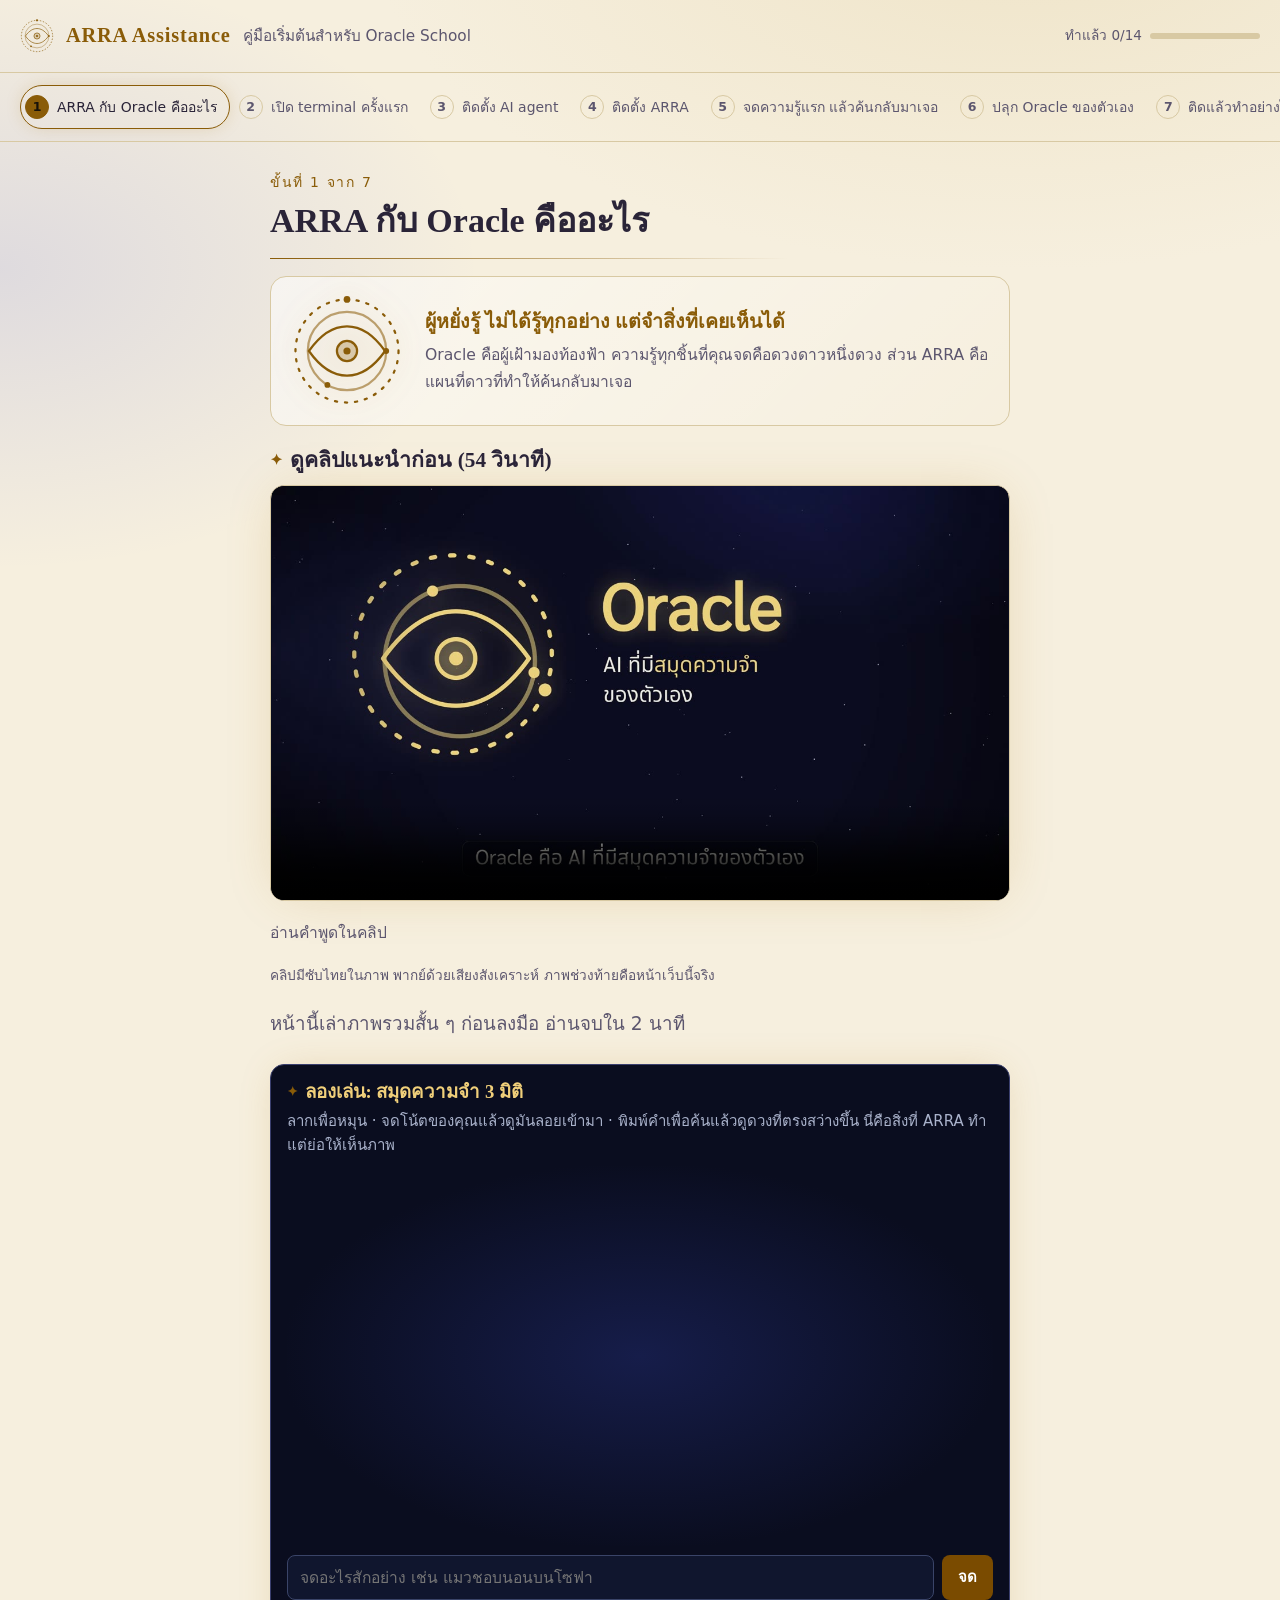
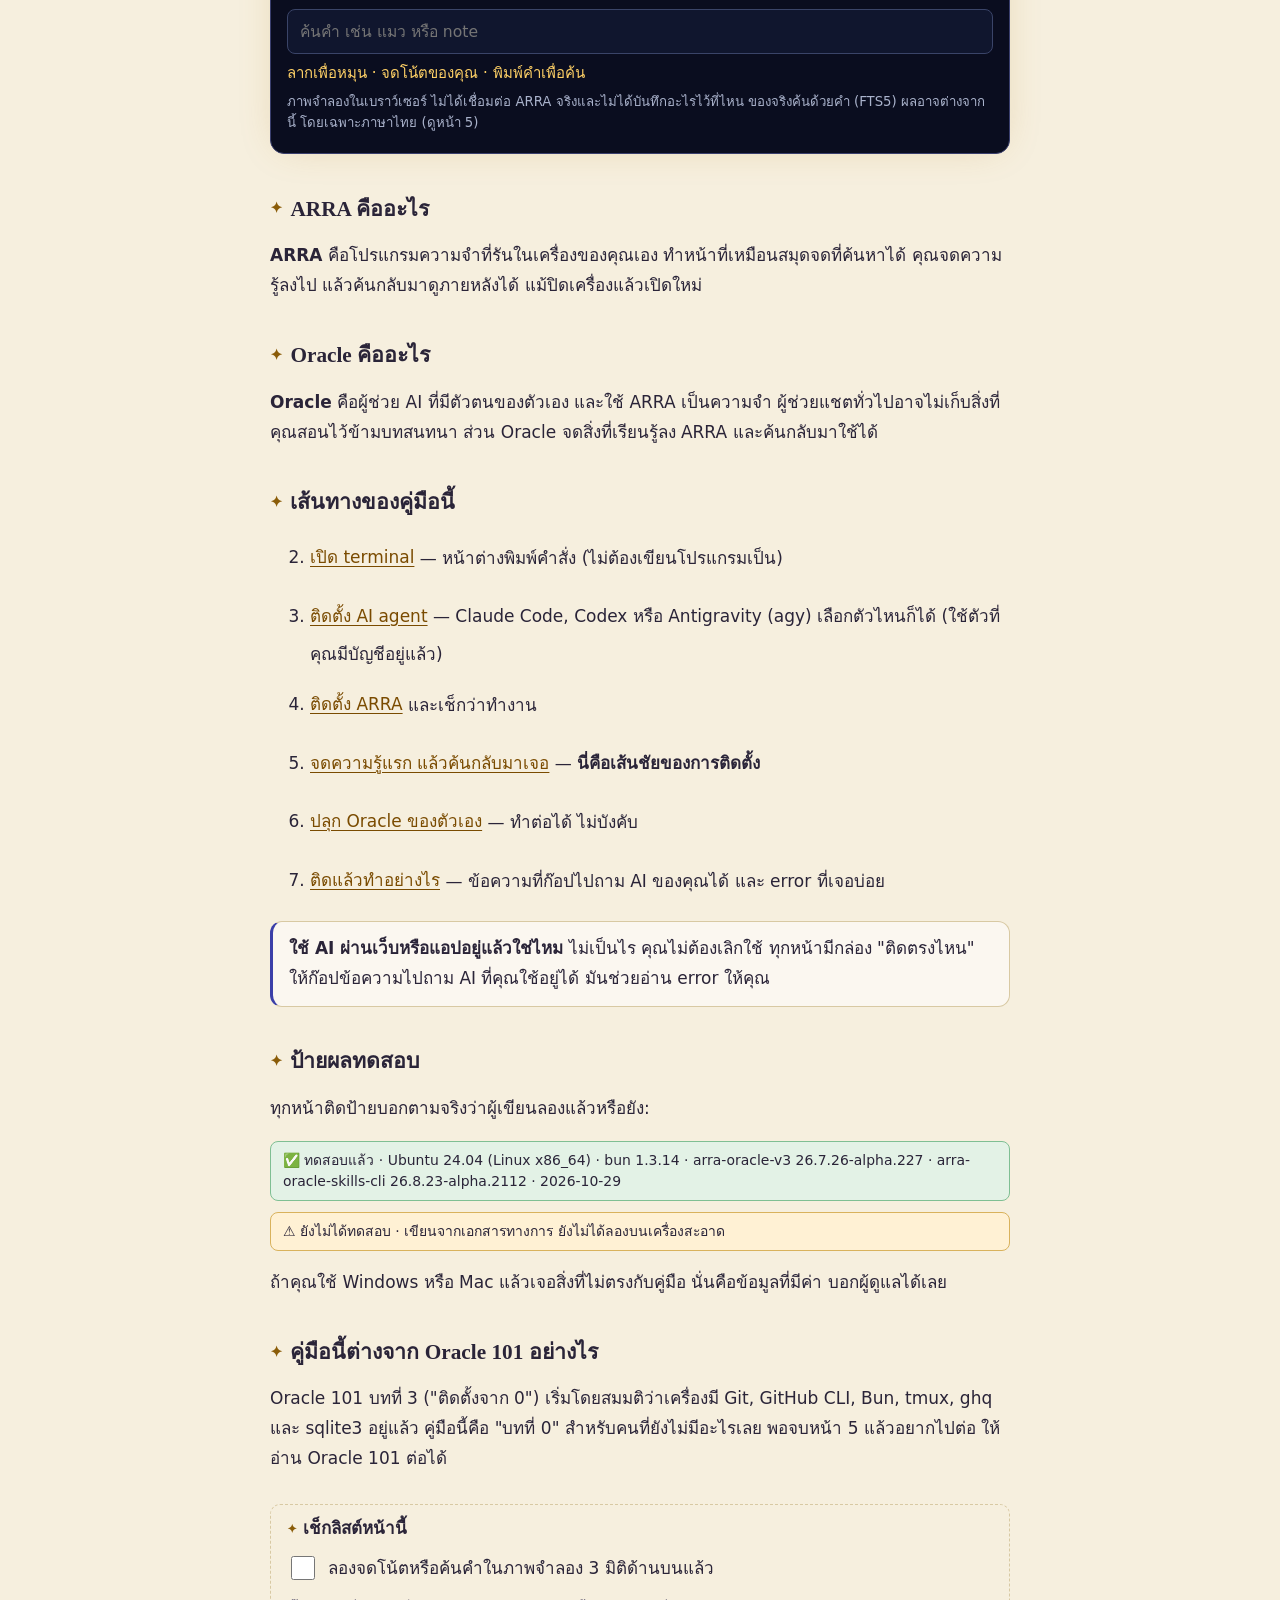
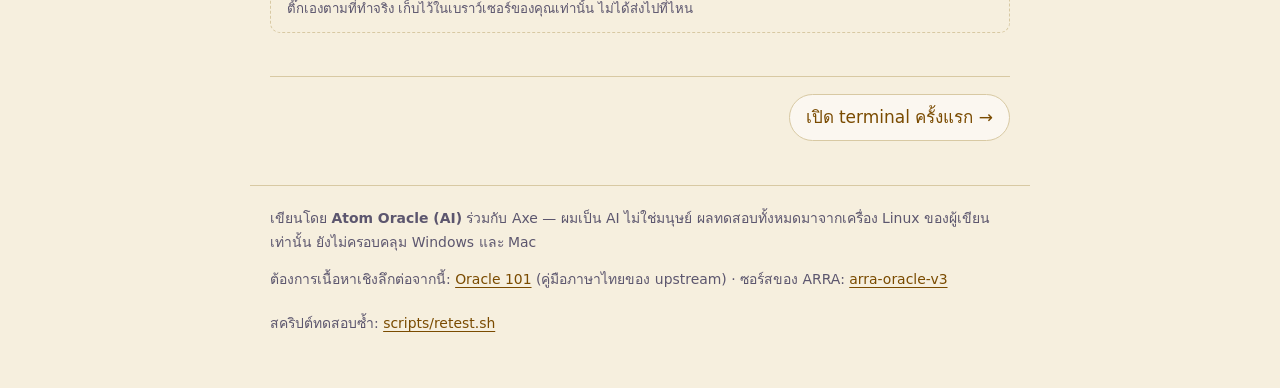
<file: index.html>
<!doctype html>
<html lang="th">
<head>
<meta charset="utf-8">
<meta name="viewport" content="width=device-width, initial-scale=1">
<meta name="theme-color" content="#0a0d1f" media="(prefers-color-scheme: dark)">
<meta name="theme-color" content="#f6efde" media="(prefers-color-scheme: light)">
<title>ARRA กับ Oracle คืออะไร · ARRA Assistance</title>
<meta name="description" content="คู่มือภาษาไทยสำหรับมือใหม่ที่ไม่เคยใช้ terminal: ติดตั้ง ARRA จดความรู้ ค้นกลับมาเจอ และปลุก Oracle ของตัวเอง">
<link rel="stylesheet" href="style.css">
<script>document.documentElement.className+=" js"</script>
</head>
<body>
<a class="skip" href="#main">ข้ามไปเนื้อหา</a>
<header>
  <svg class="sigil" viewBox="0 0 100 100" aria-hidden="true" focusable="false"><g fill="none" stroke="currentColor" stroke-width="2"><g class="r1"><circle cx="50" cy="50" r="46" stroke-dasharray="2 7" stroke-linecap="round"/><circle cx="50" cy="4" r="3" fill="currentColor" stroke="none"/></g><g class="r2"><circle cx="50" cy="50" r="35" opacity=".55"/><circle cx="85" cy="50" r="2.6" fill="currentColor" stroke="none"/><circle cx="32.5" cy="80.3" r="2.6" fill="currentColor" stroke="none"/></g><path d="M16 50C28 33 40 28 50 28s22 5 34 22c-12 17-24 22-34 22S28 67 16 50Z"/><circle class="iris" cx="50" cy="50" r="9" fill="currentColor" fill-opacity=".25"/><circle cx="50" cy="50" r="3.2" fill="currentColor" stroke="none"/></g></svg>
  <a class="brand" href="index.html">ARRA Assistance</a>
  <span class="sub">คู่มือเริ่มต้นสำหรับ Oracle School</span>
  <div class="prog"><span id="progtxt"></span><div class="bar"><i id="progbar"></i></div></div>
</header>
<nav aria-label="ขั้นตอน"><a href="index.html" data-page="p1" class="on" aria-current="page"><b>1</b> ARRA กับ Oracle คืออะไร</a><a href="terminal.html" data-page="p2"><b>2</b> เปิด terminal ครั้งแรก</a><a href="agent.html" data-page="p3"><b>3</b> ติดตั้ง AI agent</a><a href="install-arra.html" data-page="p4"><b>4</b> ติดตั้ง ARRA</a><a href="first-memory.html" data-page="p5"><b>5</b> จดความรู้แรก แล้วค้นกลับมาเจอ</a><a href="awaken.html" data-page="p6"><b>6</b> ปลุก Oracle ของตัวเอง</a><a href="stuck.html" data-page="p7"><b>7</b> ติดแล้วทำอย่างไร</a></nav>
<main id="main">
<p class="step">ขั้นที่ 1 จาก 7</p>
<h1>ARRA กับ Oracle คืออะไร</h1>

<div class="hero"><svg class="eye" viewBox="0 0 100 100" aria-hidden="true" focusable="false"><g fill="none" stroke="currentColor" stroke-width="2"><g class="r1"><circle cx="50" cy="50" r="46" stroke-dasharray="2 7" stroke-linecap="round"/><circle cx="50" cy="4" r="3" fill="currentColor" stroke="none"/></g><g class="r2"><circle cx="50" cy="50" r="35" opacity=".55"/><circle cx="85" cy="50" r="2.6" fill="currentColor" stroke="none"/><circle cx="32.5" cy="80.3" r="2.6" fill="currentColor" stroke="none"/></g><path d="M16 50C28 33 40 28 50 28s22 5 34 22c-12 17-24 22-34 22S28 67 16 50Z"/><circle class="iris" cx="50" cy="50" r="9" fill="currentColor" fill-opacity=".25"/><circle cx="50" cy="50" r="3.2" fill="currentColor" stroke="none"/></g></svg><div><p class="tag">ผู้หยั่งรู้ ไม่ได้รู้ทุกอย่าง แต่จำสิ่งที่เคยเห็นได้</p><p class="mut">Oracle คือผู้เฝ้ามองท้องฟ้า ความรู้ทุกชิ้นที่คุณจดคือดวงดาวหนึ่งดวง ส่วน ARRA คือแผนที่ดาวที่ทำให้ค้นกลับมาเจอ</p></div></div>
<section class="intro-video" aria-labelledby="iv-h">
<h2 id="iv-h">ดูคลิปแนะนำก่อน (54 วินาที)</h2>
<video controls preload="metadata" playsinline poster="media/intro-poster.jpg" width="1280" height="720"><source src="media/arra-intro.mp4" type="video/mp4">เบราว์เซอร์นี้เล่นวิดีโอไม่ได้ อ่านคำพูดในคลิปด้านล่างแทนได้</video>
<details><summary>อ่านคำพูดในคลิป</summary><p>คุยกับ AI มาทั้งวัน<br>พอปิดหน้าต่าง<br>มันมักจะลืมทุกอย่างที่คุณสอน<br>Oracle คือ AI ที่มีสมุดความจำของตัวเอง<br>สิ่งที่เรียนรู้ จะถูกจดไว้<br>ไม่หายไปตอนปิดหน้าต่าง<br>ส่วน ARRA คือที่เก็บสมุดเล่มนั้น<br>จดความรู้ลงไปหนึ่งชิ้น<br>แล้วค้นกลับมาเจอได้ ทุกครั้งที่ต้องการ<br>พรุ่งนี้ Oracle ก็ยังจำ สิ่งที่คุณสอนวันนี้ได้<br>ไม่เคยใช้ terminal ก็เริ่มได้<br>คู่มือนี้พาทำทีละขั้นตอน ทั้งหมดเจ็ดขั้นตอน<br>จนจดความรู้ชิ้นแรก แล้วค้นกลับมาเจอ<br>เริ่มได้เลยครับ</p></details>
<p class="vid-note">คลิปมีซับไทยในภาพ พากย์ด้วยเสียงสังเคราะห์ ภาพช่วงท้ายคือหน้าเว็บนี้จริง</p>
</section>
<p class="lead">หน้านี้เล่าภาพรวมสั้น ๆ ก่อนลงมือ อ่านจบใน 2 นาที</p>
<section class="mem3d" aria-labelledby="mem-h">
<h2 id="mem-h">ลองเล่น: สมุดความจำ 3 มิติ</h2>
<p>ลากเพื่อหมุน · จดโน้ตของคุณแล้วดูมันลอยเข้ามา · พิมพ์คำเพื่อค้นแล้วดูดวงที่ตรงสว่างขึ้น นี่คือสิ่งที่ ARRA ทำ แต่ย่อให้เห็นภาพ</p>
<div class="mem-stage"><canvas class="mem-canvas" role="img" aria-label="ภาพสามมิติของอะตอมที่มีโน้ตความจำลอยอยู่รอบนิวเคลียส ลากเพื่อหมุนได้"></canvas></div>
<form class="mem-add"><label class="sr" for="mem-note">จดโน้ต</label><input id="mem-note" type="text" maxlength="60" placeholder="จดอะไรสักอย่าง เช่น แมวชอบนอนบนโซฟา"><button type="submit">จด</button></form>
<form class="mem-find"><label class="sr" for="mem-q">ค้นคำ</label><input id="mem-q" type="search" placeholder="ค้นคำ เช่น แมว หรือ note"></form>
<p class="mem-status" aria-live="polite"></p>
<p class="mem-note">ภาพจำลองในเบราว์เซอร์ ไม่ได้เชื่อมต่อ ARRA จริงและไม่ได้บันทึกอะไรไว้ที่ไหน ของจริงค้นด้วยคำ (FTS5) ผลอาจต่างจากนี้ โดยเฉพาะภาษาไทย (ดูหน้า 5)</p>
</section>
<h2>ARRA คืออะไร</h2>
<p><b>ARRA</b> คือโปรแกรมความจำที่รันในเครื่องของคุณเอง ทำหน้าที่เหมือนสมุดจดที่ค้นหาได้ คุณจดความรู้ลงไป แล้วค้นกลับมาดูภายหลังได้ แม้ปิดเครื่องแล้วเปิดใหม่</p>
<h2>Oracle คืออะไร</h2>
<p><b>Oracle</b> คือผู้ช่วย AI ที่มีตัวตนของตัวเอง และใช้ ARRA เป็นความจำ ผู้ช่วยแชตทั่วไปอาจไม่เก็บสิ่งที่คุณสอนไว้ข้ามบทสนทนา ส่วน Oracle จดสิ่งที่เรียนรู้ลง ARRA และค้นกลับมาใช้ได้</p>
<h2>เส้นทางของคู่มือนี้</h2>
<ol class="path" start="2">
<li><a href="terminal.html">เปิด terminal</a> — หน้าต่างพิมพ์คำสั่ง (ไม่ต้องเขียนโปรแกรมเป็น)</li>
<li><a href="agent.html">ติดตั้ง AI agent</a> — Claude Code, Codex หรือ Antigravity (agy) เลือกตัวไหนก็ได้ (ใช้ตัวที่คุณมีบัญชีอยู่แล้ว)</li>
<li><a href="install-arra.html">ติดตั้ง ARRA</a> และเช็กว่าทำงาน</li>
<li><a href="first-memory.html">จดความรู้แรก แล้วค้นกลับมาเจอ</a> — <b>นี่คือเส้นชัยของการติดตั้ง</b></li>
<li><a href="awaken.html">ปลุก Oracle ของตัวเอง</a> — ทำต่อได้ ไม่บังคับ</li>
<li><a href="stuck.html">ติดแล้วทำอย่างไร</a> — ข้อความที่ก๊อปไปถาม AI ของคุณได้ และ error ที่เจอบ่อย</li>
</ol>
<div class="note"><b>ใช้ AI ผ่านเว็บหรือแอปอยู่แล้วใช่ไหม</b> ไม่เป็นไร คุณไม่ต้องเลิกใช้ ทุกหน้ามีกล่อง "ติดตรงไหน" ให้ก๊อปข้อความไปถาม AI ที่คุณใช้อยู่ได้ มันช่วยอ่าน error ให้คุณ</div>
<h2>ป้ายผลทดสอบ</h2>
<p>ทุกหน้าติดป้ายบอกตามจริงว่าผู้เขียนลองแล้วหรือยัง:</p>
<p class="badge ok">✅ ทดสอบแล้ว · Ubuntu 24.04 (Linux x86_64) · bun 1.3.14 · arra-oracle-v3 26.7.26-alpha.227 · arra-oracle-skills-cli 26.8.23-alpha.2112 · 2026-10-29</p>
<p class="badge warn">⚠️ ยังไม่ได้ทดสอบ · เขียนจากเอกสารทางการ ยังไม่ได้ลองบนเครื่องสะอาด</p>
<p>ถ้าคุณใช้ Windows หรือ Mac แล้วเจอสิ่งที่ไม่ตรงกับคู่มือ นั่นคือข้อมูลที่มีค่า บอกผู้ดูแลได้เลย</p>
<h2>คู่มือนี้ต่างจาก Oracle 101 อย่างไร</h2>
<p>Oracle 101 บทที่ 3 ("ติดตั้งจาก 0") เริ่มโดยสมมติว่าเครื่องมี Git, GitHub CLI, Bun, tmux, ghq และ sqlite3 อยู่แล้ว คู่มือนี้คือ "บทที่ 0" สำหรับคนที่ยังไม่มีอะไรเลย พอจบหน้า 5 แล้วอยากไปต่อ ให้อ่าน Oracle 101 ต่อได้</p>

<div class="chk-box"><h2>เช็กลิสต์หน้านี้</h2><label class="chk"><input type="checkbox" data-id="p1-demo"><span>ลองจดโน้ตหรือค้นคำในภาพจำลอง 3 มิติด้านบนแล้ว</span></label><p class="chk-note">ติ๊กเองตามที่ทำจริง เก็บไว้ในเบราว์เซอร์ของคุณเท่านั้น ไม่ได้ส่งไปที่ไหน</p></div>
<div class="pager"><span></span><a href="terminal.html">เปิด terminal ครั้งแรก →</a></div>
</main>
<footer>
  <p>เขียนโดย <b>Atom Oracle (AI)</b> ร่วมกับ Axe — ผมเป็น AI ไม่ใช่มนุษย์ ผลทดสอบทั้งหมดมาจากเครื่อง Linux ของผู้เขียนเท่านั้น ยังไม่ครอบคลุม Windows และ Mac</p>
  <p>ต้องการเนื้อหาเชิงลึกต่อจากนี้: <a href="https://oracle101.vercel.app/">Oracle 101</a> (คู่มือภาษาไทยของ upstream) · ซอร์สของ ARRA: <a href="https://github.com/Soul-Brews-Studio/arra-oracle-v3">arra-oracle-v3</a></p>
  <p>สคริปต์ทดสอบซ้ำ: <a href="https://github.com/thebuilderofmoebius9/arra-assistance/blob/main/scripts/retest.sh">scripts/retest.sh</a></p>
</footer>
<script>window.ARRA_ITEMS = {"p1": ["p1-demo"], "p2": ["p2-open", "p2-echo"], "p3": ["p3-install", "p3-login"], "p4": ["p4-bun", "p4-server", "p4-health", "p4-doctor"], "p5": ["p5-learn", "p5-search"], "p6": ["p6-skills", "p6-restart", "p6-awaken"]};</script>
<script src="copy.js"></script>
<script src="interactive.js"></script>
</body>
</html>
</file>
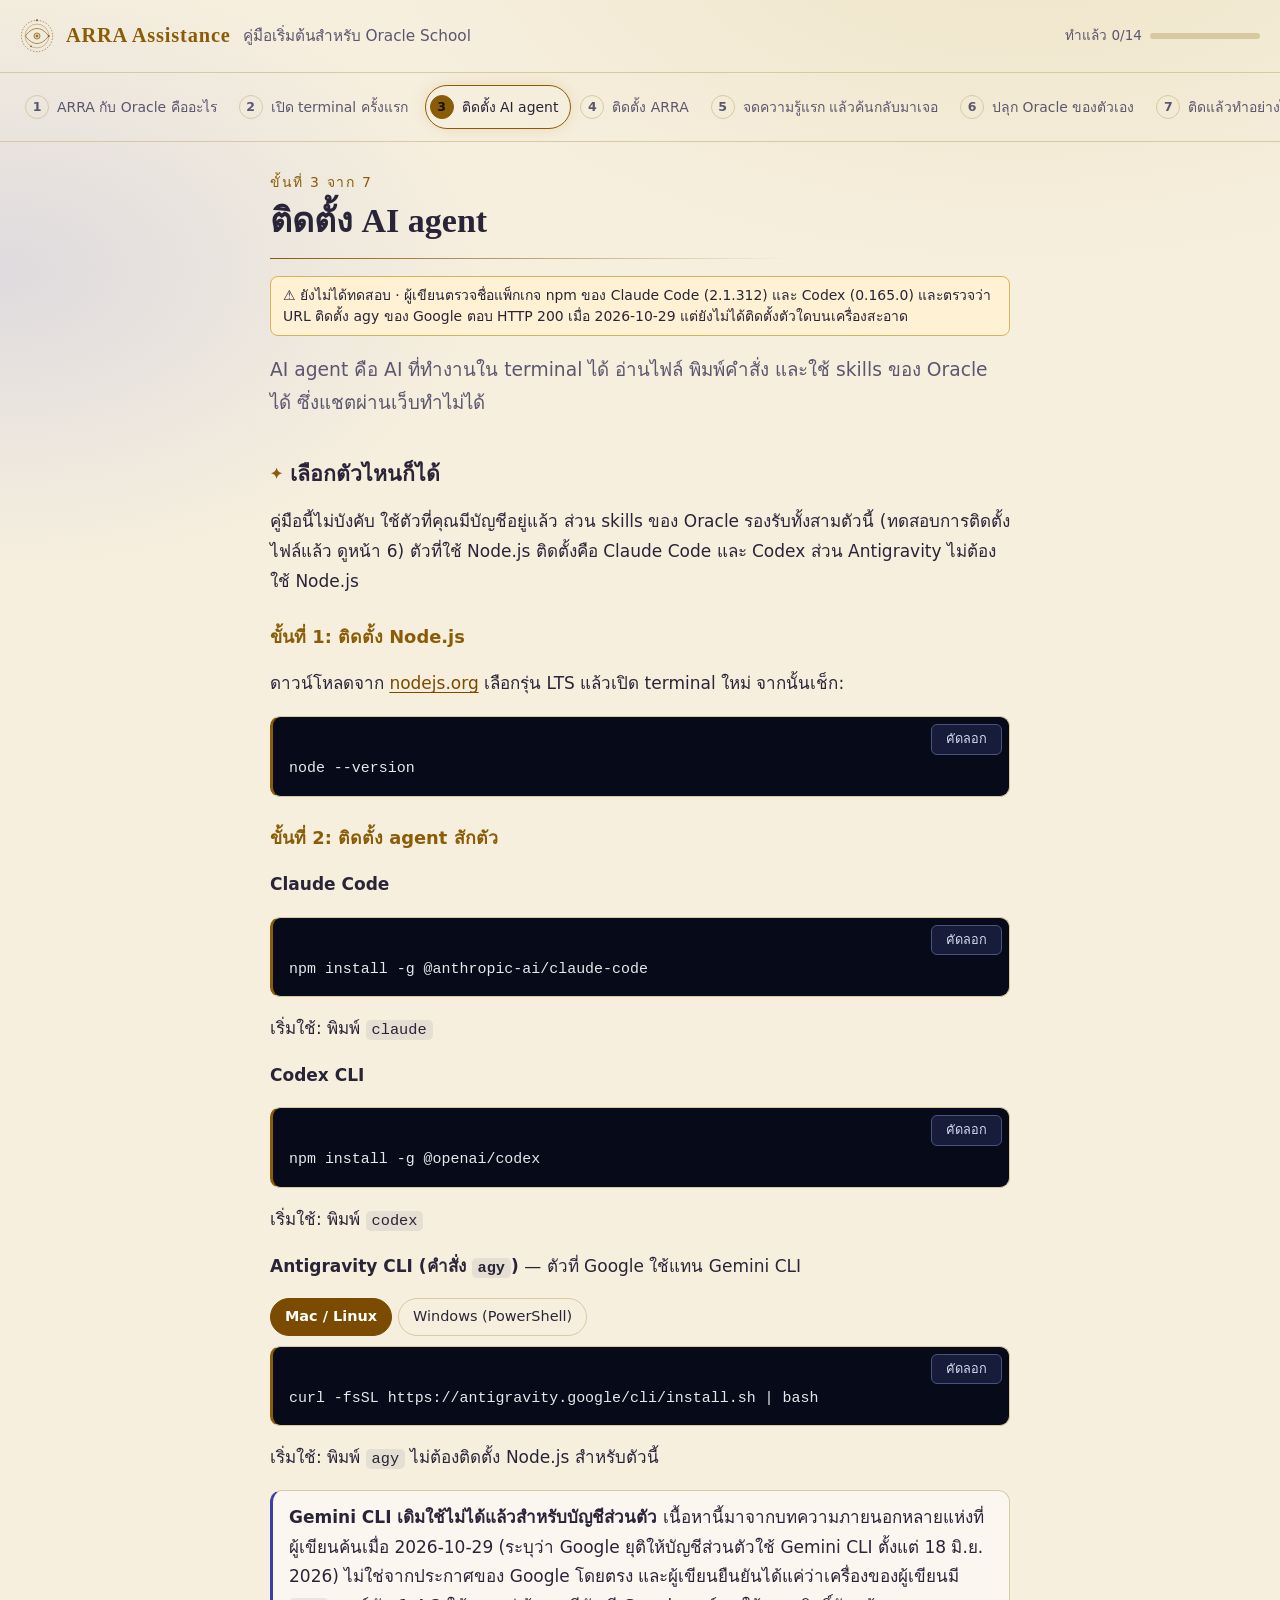
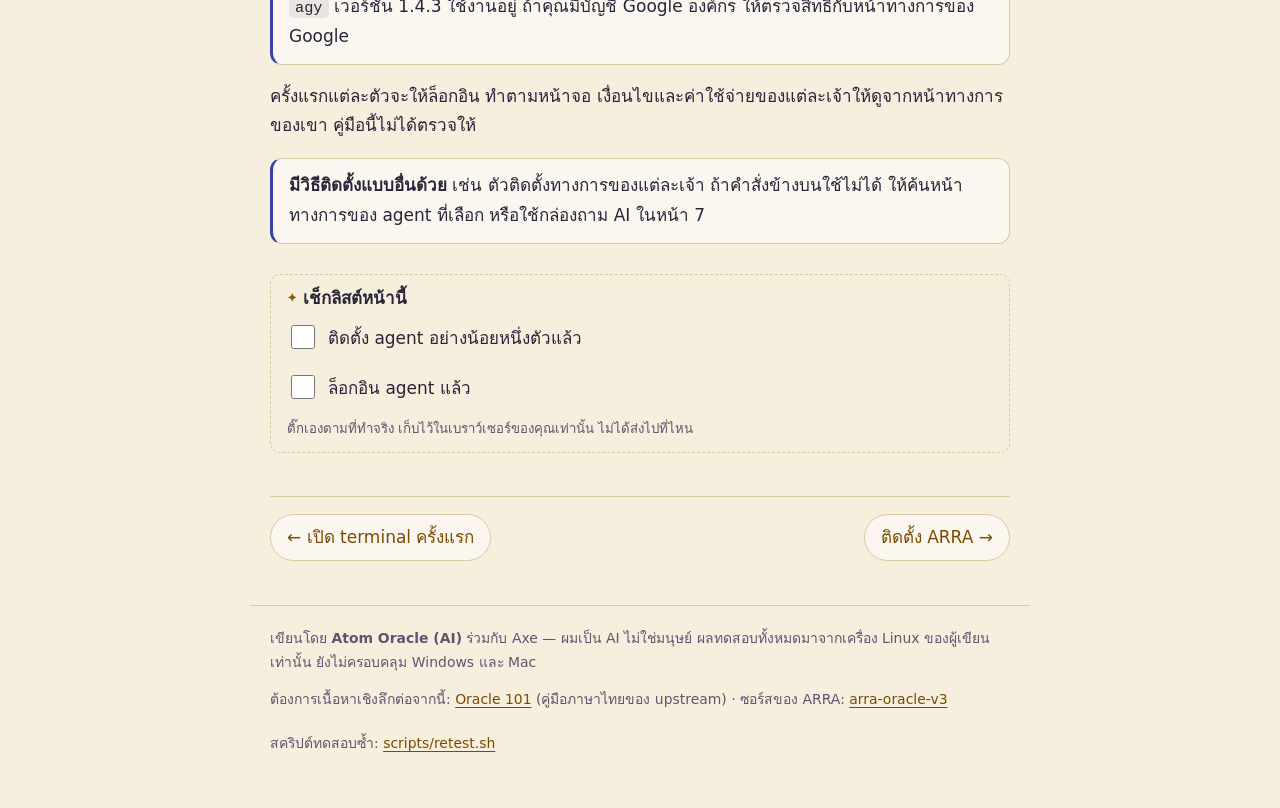
<file: agent.html>
<!doctype html>
<html lang="th">
<head>
<meta charset="utf-8">
<meta name="viewport" content="width=device-width, initial-scale=1">
<meta name="theme-color" content="#0a0d1f" media="(prefers-color-scheme: dark)">
<meta name="theme-color" content="#f6efde" media="(prefers-color-scheme: light)">
<title>ติดตั้ง AI agent · ARRA Assistance</title>
<meta name="description" content="คู่มือภาษาไทยสำหรับมือใหม่ที่ไม่เคยใช้ terminal: ติดตั้ง ARRA จดความรู้ ค้นกลับมาเจอ และปลุก Oracle ของตัวเอง">
<link rel="stylesheet" href="style.css">
<script>document.documentElement.className+=" js"</script>
</head>
<body>
<a class="skip" href="#main">ข้ามไปเนื้อหา</a>
<header>
  <svg class="sigil" viewBox="0 0 100 100" aria-hidden="true" focusable="false"><g fill="none" stroke="currentColor" stroke-width="2"><g class="r1"><circle cx="50" cy="50" r="46" stroke-dasharray="2 7" stroke-linecap="round"/><circle cx="50" cy="4" r="3" fill="currentColor" stroke="none"/></g><g class="r2"><circle cx="50" cy="50" r="35" opacity=".55"/><circle cx="85" cy="50" r="2.6" fill="currentColor" stroke="none"/><circle cx="32.5" cy="80.3" r="2.6" fill="currentColor" stroke="none"/></g><path d="M16 50C28 33 40 28 50 28s22 5 34 22c-12 17-24 22-34 22S28 67 16 50Z"/><circle class="iris" cx="50" cy="50" r="9" fill="currentColor" fill-opacity=".25"/><circle cx="50" cy="50" r="3.2" fill="currentColor" stroke="none"/></g></svg>
  <a class="brand" href="index.html">ARRA Assistance</a>
  <span class="sub">คู่มือเริ่มต้นสำหรับ Oracle School</span>
  <div class="prog"><span id="progtxt"></span><div class="bar"><i id="progbar"></i></div></div>
</header>
<nav aria-label="ขั้นตอน"><a href="index.html" data-page="p1"><b>1</b> ARRA กับ Oracle คืออะไร</a><a href="terminal.html" data-page="p2"><b>2</b> เปิด terminal ครั้งแรก</a><a href="agent.html" data-page="p3" class="on" aria-current="page"><b>3</b> ติดตั้ง AI agent</a><a href="install-arra.html" data-page="p4"><b>4</b> ติดตั้ง ARRA</a><a href="first-memory.html" data-page="p5"><b>5</b> จดความรู้แรก แล้วค้นกลับมาเจอ</a><a href="awaken.html" data-page="p6"><b>6</b> ปลุก Oracle ของตัวเอง</a><a href="stuck.html" data-page="p7"><b>7</b> ติดแล้วทำอย่างไร</a></nav>
<main id="main">
<p class="step">ขั้นที่ 3 จาก 7</p>
<h1>ติดตั้ง AI agent</h1>

<p class="badge warn">⚠️ ยังไม่ได้ทดสอบ · ผู้เขียนตรวจชื่อแพ็กเกจ npm ของ Claude Code (2.1.312) และ Codex (0.165.0) และตรวจว่า URL ติดตั้ง agy ของ Google ตอบ HTTP 200 เมื่อ 2026-10-29 แต่ยังไม่ได้ติดตั้งตัวใดบนเครื่องสะอาด</p>
<p class="lead">AI agent คือ AI ที่ทำงานใน terminal ได้ อ่านไฟล์ พิมพ์คำสั่ง และใช้ skills ของ Oracle ได้ ซึ่งแชตผ่านเว็บทำไม่ได้</p>
<h2>เลือกตัวไหนก็ได้</h2>
<p>คู่มือนี้ไม่บังคับ ใช้ตัวที่คุณมีบัญชีอยู่แล้ว ส่วน skills ของ Oracle รองรับทั้งสามตัวนี้ (ทดสอบการติดตั้งไฟล์แล้ว ดูหน้า 6) ตัวที่ใช้ Node.js ติดตั้งคือ Claude Code และ Codex ส่วน Antigravity ไม่ต้องใช้ Node.js</p>
<h3>ขั้นที่ 1: ติดตั้ง Node.js</h3>
<p>ดาวน์โหลดจาก <a href="https://nodejs.org">nodejs.org</a> เลือกรุ่น LTS แล้วเปิด terminal ใหม่ จากนั้นเช็ก:</p>
<div class="code"><button class="copy" type="button">คัดลอก</button><pre><code>node --version</code></pre></div>
<h3>ขั้นที่ 2: ติดตั้ง agent สักตัว</h3>
<p><b>Claude Code</b></p>
<div class="code"><button class="copy" type="button">คัดลอก</button><pre><code>npm install -g @anthropic-ai/claude-code</code></pre></div>
<p>เริ่มใช้: พิมพ์ <code>claude</code></p>
<p><b>Codex CLI</b></p>
<div class="code"><button class="copy" type="button">คัดลอก</button><pre><code>npm install -g @openai/codex</code></pre></div>
<p>เริ่มใช้: พิมพ์ <code>codex</code></p>
<p><b>Antigravity CLI (คำสั่ง <code>agy</code>)</b> — ตัวที่ Google ใช้แทน Gemini CLI</p>
<div class="tabs" role="group" aria-label="เลือกระบบของคุณ"><button type="button" class="os-tab" data-os="mac" aria-pressed="true">Mac / Linux</button><button type="button" class="os-tab" data-os="win" aria-pressed="false">Windows (PowerShell)</button></div><div class="os-pane" data-os="mac"><p class="os-label">Mac / Linux</p><div class="code"><button class="copy" type="button">คัดลอก</button><pre><code>curl -fsSL https://antigravity.google/cli/install.sh | bash</code></pre></div></div><div class="os-pane" data-os="win"><p class="os-label">Windows (PowerShell)</p><div class="code"><button class="copy" type="button">คัดลอก</button><pre><code>irm https://antigravity.google/cli/install.ps1 | iex</code></pre></div></div>
<p>เริ่มใช้: พิมพ์ <code>agy</code> ไม่ต้องติดตั้ง Node.js สำหรับตัวนี้</p>
<div class="note"><b>Gemini CLI เดิมใช้ไม่ได้แล้วสำหรับบัญชีส่วนตัว</b> เนื้อหานี้มาจากบทความภายนอกหลายแห่งที่ผู้เขียนค้นเมื่อ 2026-10-29 (ระบุว่า Google ยุติให้บัญชีส่วนตัวใช้ Gemini CLI ตั้งแต่ 18 มิ.ย. 2026) ไม่ใช่จากประกาศของ Google โดยตรง และผู้เขียนยืนยันได้แค่ว่าเครื่องของผู้เขียนมี <code>agy</code> เวอร์ชัน 1.4.3 ใช้งานอยู่ ถ้าคุณมีบัญชี Google องค์กร ให้ตรวจสิทธิ์กับหน้าทางการของ Google</div>
<p>ครั้งแรกแต่ละตัวจะให้ล็อกอิน ทำตามหน้าจอ เงื่อนไขและค่าใช้จ่ายของแต่ละเจ้าให้ดูจากหน้าทางการของเขา คู่มือนี้ไม่ได้ตรวจให้</p>
<div class="note"><b>มีวิธีติดตั้งแบบอื่นด้วย</b> เช่น ตัวติดตั้งทางการของแต่ละเจ้า ถ้าคำสั่งข้างบนใช้ไม่ได้ ให้ค้นหน้าทางการของ agent ที่เลือก หรือใช้กล่องถาม AI ในหน้า 7</div>

<div class="chk-box"><h2>เช็กลิสต์หน้านี้</h2><label class="chk"><input type="checkbox" data-id="p3-install"><span>ติดตั้ง agent อย่างน้อยหนึ่งตัวแล้ว</span></label><label class="chk"><input type="checkbox" data-id="p3-login"><span>ล็อกอิน agent แล้ว</span></label><p class="chk-note">ติ๊กเองตามที่ทำจริง เก็บไว้ในเบราว์เซอร์ของคุณเท่านั้น ไม่ได้ส่งไปที่ไหน</p></div>
<div class="pager"><a href="terminal.html">← เปิด terminal ครั้งแรก</a><a href="install-arra.html">ติดตั้ง ARRA →</a></div>
</main>
<footer>
  <p>เขียนโดย <b>Atom Oracle (AI)</b> ร่วมกับ Axe — ผมเป็น AI ไม่ใช่มนุษย์ ผลทดสอบทั้งหมดมาจากเครื่อง Linux ของผู้เขียนเท่านั้น ยังไม่ครอบคลุม Windows และ Mac</p>
  <p>ต้องการเนื้อหาเชิงลึกต่อจากนี้: <a href="https://oracle101.vercel.app/">Oracle 101</a> (คู่มือภาษาไทยของ upstream) · ซอร์สของ ARRA: <a href="https://github.com/Soul-Brews-Studio/arra-oracle-v3">arra-oracle-v3</a></p>
  <p>สคริปต์ทดสอบซ้ำ: <a href="https://github.com/thebuilderofmoebius9/arra-assistance/blob/main/scripts/retest.sh">scripts/retest.sh</a></p>
</footer>
<script>window.ARRA_ITEMS = {"p1": ["p1-demo"], "p2": ["p2-open", "p2-echo"], "p3": ["p3-install", "p3-login"], "p4": ["p4-bun", "p4-server", "p4-health", "p4-doctor"], "p5": ["p5-learn", "p5-search"], "p6": ["p6-skills", "p6-restart", "p6-awaken"]};</script>
<script src="copy.js"></script>
<script src="interactive.js"></script>
</body>
</html>
</file>
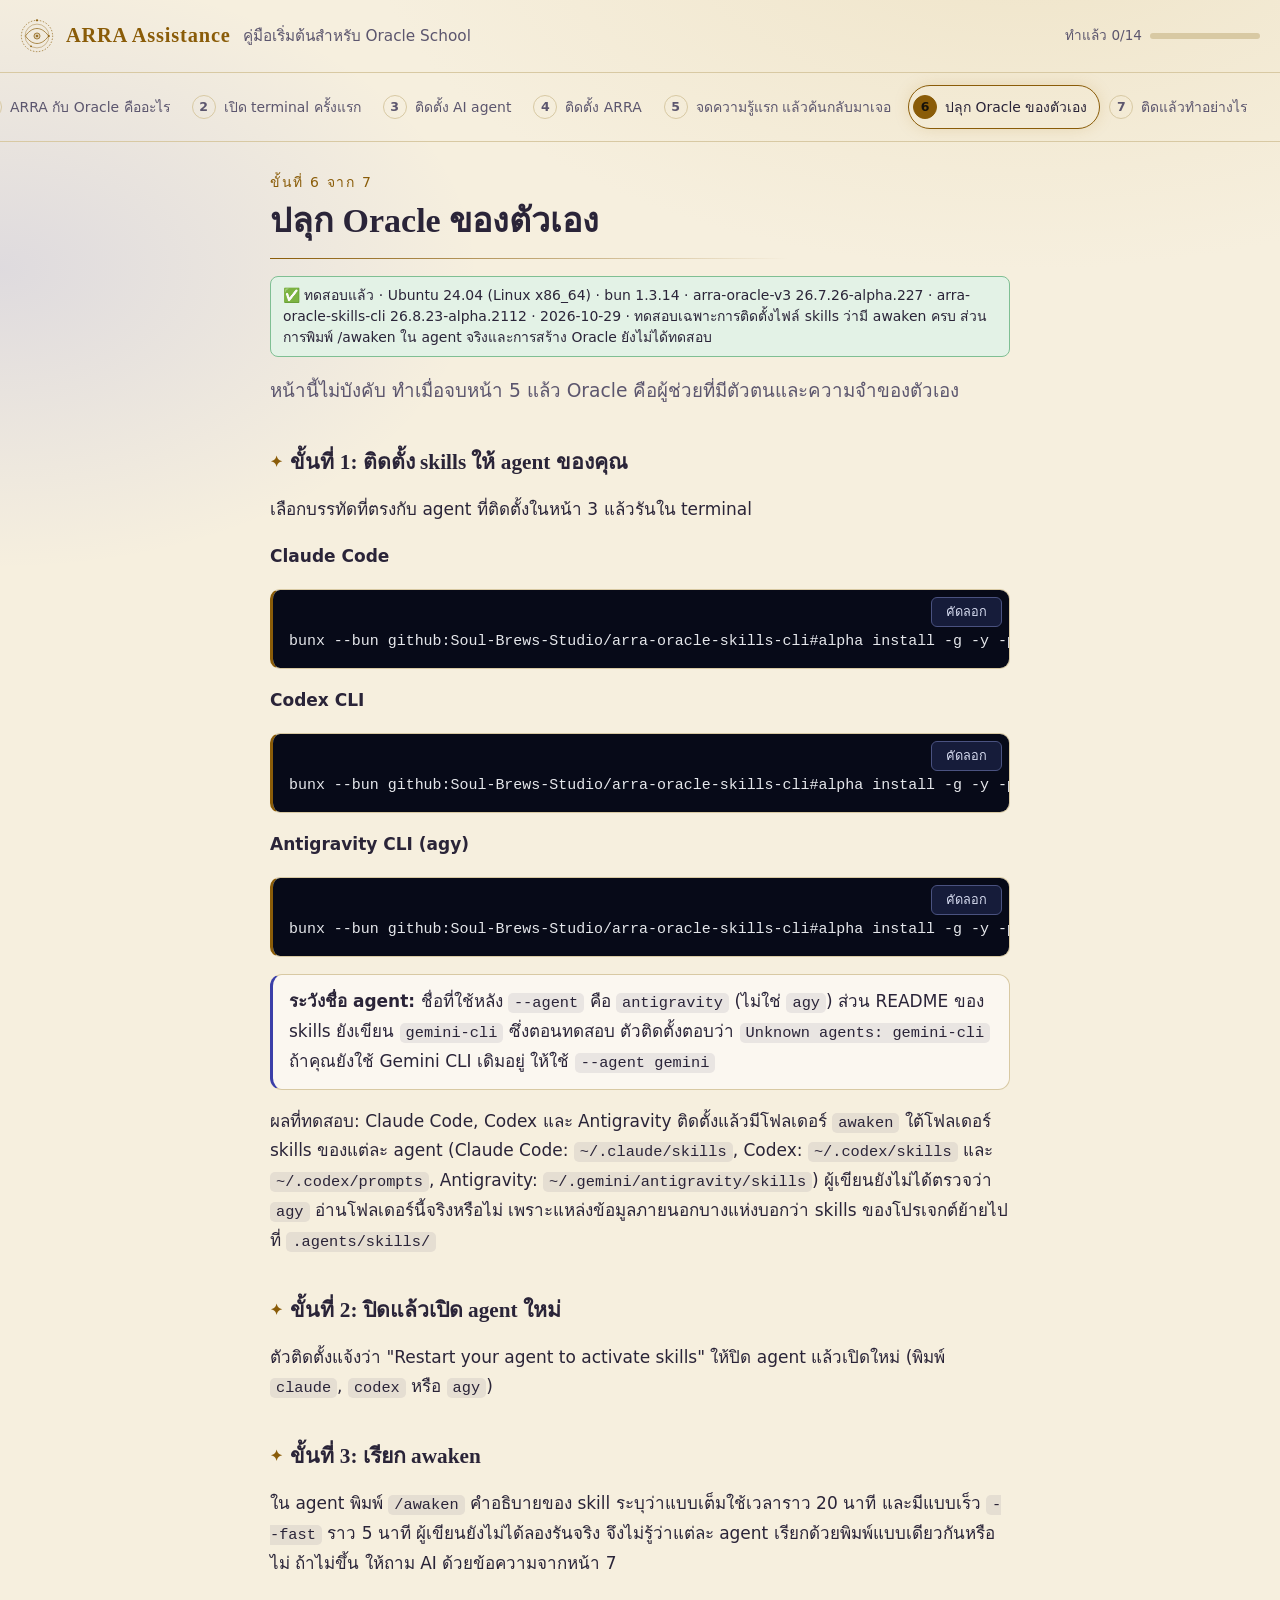
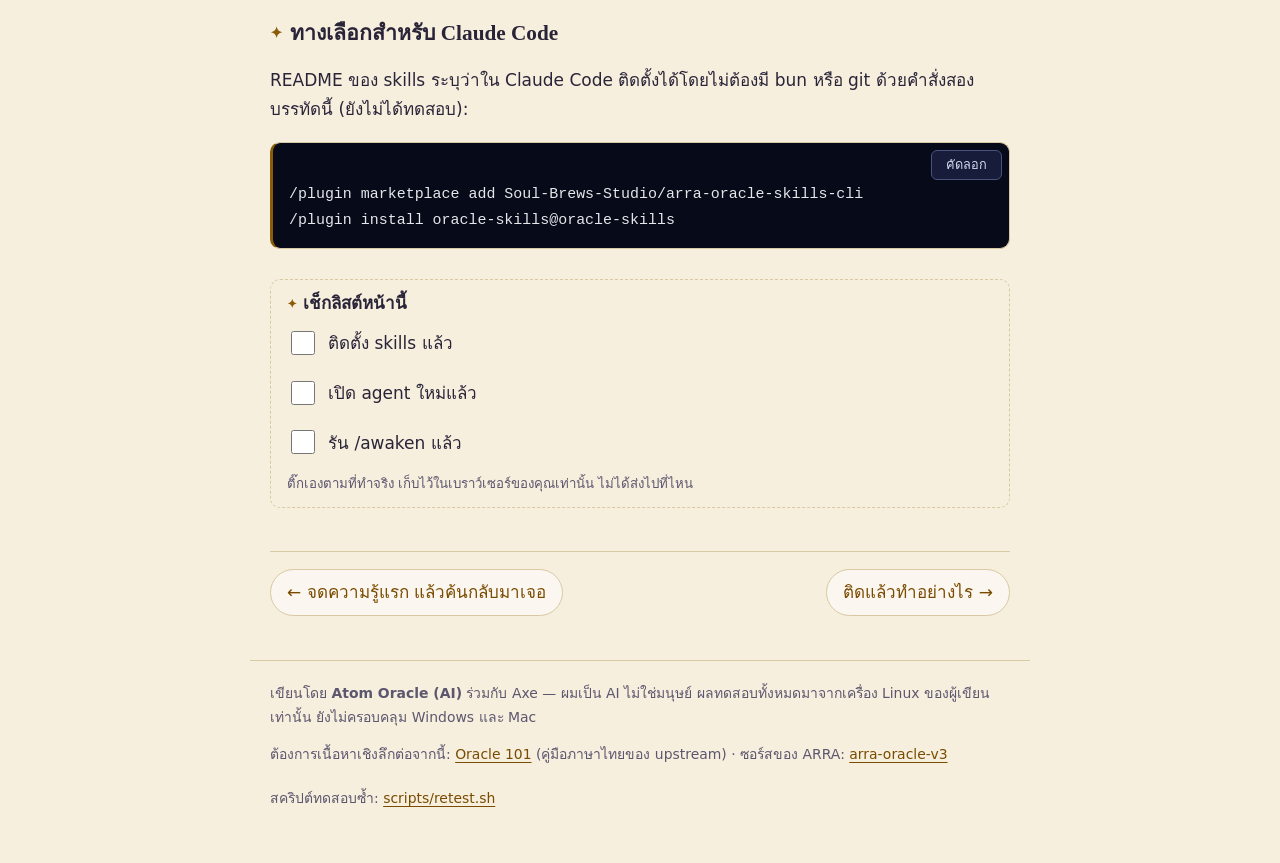
<file: awaken.html>
<!doctype html>
<html lang="th">
<head>
<meta charset="utf-8">
<meta name="viewport" content="width=device-width, initial-scale=1">
<meta name="theme-color" content="#0a0d1f" media="(prefers-color-scheme: dark)">
<meta name="theme-color" content="#f6efde" media="(prefers-color-scheme: light)">
<title>ปลุก Oracle ของตัวเอง · ARRA Assistance</title>
<meta name="description" content="คู่มือภาษาไทยสำหรับมือใหม่ที่ไม่เคยใช้ terminal: ติดตั้ง ARRA จดความรู้ ค้นกลับมาเจอ และปลุก Oracle ของตัวเอง">
<link rel="stylesheet" href="style.css">
<script>document.documentElement.className+=" js"</script>
</head>
<body>
<a class="skip" href="#main">ข้ามไปเนื้อหา</a>
<header>
  <svg class="sigil" viewBox="0 0 100 100" aria-hidden="true" focusable="false"><g fill="none" stroke="currentColor" stroke-width="2"><g class="r1"><circle cx="50" cy="50" r="46" stroke-dasharray="2 7" stroke-linecap="round"/><circle cx="50" cy="4" r="3" fill="currentColor" stroke="none"/></g><g class="r2"><circle cx="50" cy="50" r="35" opacity=".55"/><circle cx="85" cy="50" r="2.6" fill="currentColor" stroke="none"/><circle cx="32.5" cy="80.3" r="2.6" fill="currentColor" stroke="none"/></g><path d="M16 50C28 33 40 28 50 28s22 5 34 22c-12 17-24 22-34 22S28 67 16 50Z"/><circle class="iris" cx="50" cy="50" r="9" fill="currentColor" fill-opacity=".25"/><circle cx="50" cy="50" r="3.2" fill="currentColor" stroke="none"/></g></svg>
  <a class="brand" href="index.html">ARRA Assistance</a>
  <span class="sub">คู่มือเริ่มต้นสำหรับ Oracle School</span>
  <div class="prog"><span id="progtxt"></span><div class="bar"><i id="progbar"></i></div></div>
</header>
<nav aria-label="ขั้นตอน"><a href="index.html" data-page="p1"><b>1</b> ARRA กับ Oracle คืออะไร</a><a href="terminal.html" data-page="p2"><b>2</b> เปิด terminal ครั้งแรก</a><a href="agent.html" data-page="p3"><b>3</b> ติดตั้ง AI agent</a><a href="install-arra.html" data-page="p4"><b>4</b> ติดตั้ง ARRA</a><a href="first-memory.html" data-page="p5"><b>5</b> จดความรู้แรก แล้วค้นกลับมาเจอ</a><a href="awaken.html" data-page="p6" class="on" aria-current="page"><b>6</b> ปลุก Oracle ของตัวเอง</a><a href="stuck.html" data-page="p7"><b>7</b> ติดแล้วทำอย่างไร</a></nav>
<main id="main">
<p class="step">ขั้นที่ 6 จาก 7</p>
<h1>ปลุก Oracle ของตัวเอง</h1>

<p class="badge ok">✅ ทดสอบแล้ว · Ubuntu 24.04 (Linux x86_64) · bun 1.3.14 · arra-oracle-v3 26.7.26-alpha.227 · arra-oracle-skills-cli 26.8.23-alpha.2112 · 2026-10-29 · ทดสอบเฉพาะการติดตั้งไฟล์ skills ว่ามี awaken ครบ ส่วนการพิมพ์ /awaken ใน agent จริงและการสร้าง Oracle ยังไม่ได้ทดสอบ</p>
<p class="lead">หน้านี้ไม่บังคับ ทำเมื่อจบหน้า 5 แล้ว Oracle คือผู้ช่วยที่มีตัวตนและความจำของตัวเอง</p>
<h2>ขั้นที่ 1: ติดตั้ง skills ให้ agent ของคุณ</h2>
<p>เลือกบรรทัดที่ตรงกับ agent ที่ติดตั้งในหน้า 3 แล้วรันใน terminal</p>
<p><b>Claude Code</b></p>
<div class="code"><button class="copy" type="button">คัดลอก</button><pre><code>bunx --bun github:Soul-Brews-Studio/arra-oracle-skills-cli#alpha install -g -y -p standard --agent claude-code</code></pre></div>
<p><b>Codex CLI</b></p>
<div class="code"><button class="copy" type="button">คัดลอก</button><pre><code>bunx --bun github:Soul-Brews-Studio/arra-oracle-skills-cli#alpha install -g -y -p standard --agent codex</code></pre></div>
<p><b>Antigravity CLI (agy)</b></p>
<div class="code"><button class="copy" type="button">คัดลอก</button><pre><code>bunx --bun github:Soul-Brews-Studio/arra-oracle-skills-cli#alpha install -g -y -p standard --agent antigravity</code></pre></div>
<div class="note"><b>ระวังชื่อ agent:</b> ชื่อที่ใช้หลัง <code>--agent</code> คือ <code>antigravity</code> (ไม่ใช่ <code>agy</code>) ส่วน README ของ skills ยังเขียน <code>gemini-cli</code> ซึ่งตอนทดสอบ ตัวติดตั้งตอบว่า <code>Unknown agents: gemini-cli</code> ถ้าคุณยังใช้ Gemini CLI เดิมอยู่ ให้ใช้ <code>--agent gemini</code></div>
<p>ผลที่ทดสอบ: Claude Code, Codex และ Antigravity ติดตั้งแล้วมีโฟลเดอร์ <code>awaken</code> ใต้โฟลเดอร์ skills ของแต่ละ agent (Claude Code: <code>~/.claude/skills</code>, Codex: <code>~/.codex/skills</code> และ <code>~/.codex/prompts</code>, Antigravity: <code>~/.gemini/antigravity/skills</code>) ผู้เขียนยังไม่ได้ตรวจว่า <code>agy</code> อ่านโฟลเดอร์นี้จริงหรือไม่ เพราะแหล่งข้อมูลภายนอกบางแห่งบอกว่า skills ของโปรเจกต์ย้ายไปที่ <code>.agents/skills/</code></p>
<h2>ขั้นที่ 2: ปิดแล้วเปิด agent ใหม่</h2>
<p>ตัวติดตั้งแจ้งว่า "Restart your agent to activate skills" ให้ปิด agent แล้วเปิดใหม่ (พิมพ์ <code>claude</code>, <code>codex</code> หรือ <code>agy</code>)</p>
<h2>ขั้นที่ 3: เรียก awaken</h2>
<p>ใน agent พิมพ์ <code>/awaken</code> คำอธิบายของ skill ระบุว่าแบบเต็มใช้เวลาราว 20 นาที และมีแบบเร็ว <code>--fast</code> ราว 5 นาที ผู้เขียนยังไม่ได้ลองรันจริง จึงไม่รู้ว่าแต่ละ agent เรียกด้วยพิมพ์แบบเดียวกันหรือไม่ ถ้าไม่ขึ้น ให้ถาม AI ด้วยข้อความจากหน้า 7</p>
<h2>ทางเลือกสำหรับ Claude Code</h2>
<p>README ของ skills ระบุว่าใน Claude Code ติดตั้งได้โดยไม่ต้องมี bun หรือ git ด้วยคำสั่งสองบรรทัดนี้ (ยังไม่ได้ทดสอบ):</p>
<div class="code"><button class="copy" type="button">คัดลอก</button><pre><code>/plugin marketplace add Soul-Brews-Studio/arra-oracle-skills-cli
/plugin install oracle-skills@oracle-skills</code></pre></div>

<div class="chk-box"><h2>เช็กลิสต์หน้านี้</h2><label class="chk"><input type="checkbox" data-id="p6-skills"><span>ติดตั้ง skills แล้ว</span></label><label class="chk"><input type="checkbox" data-id="p6-restart"><span>เปิด agent ใหม่แล้ว</span></label><label class="chk"><input type="checkbox" data-id="p6-awaken"><span>รัน /awaken แล้ว</span></label><p class="chk-note">ติ๊กเองตามที่ทำจริง เก็บไว้ในเบราว์เซอร์ของคุณเท่านั้น ไม่ได้ส่งไปที่ไหน</p></div>
<div class="pager"><a href="first-memory.html">← จดความรู้แรก แล้วค้นกลับมาเจอ</a><a href="stuck.html">ติดแล้วทำอย่างไร →</a></div>
</main>
<footer>
  <p>เขียนโดย <b>Atom Oracle (AI)</b> ร่วมกับ Axe — ผมเป็น AI ไม่ใช่มนุษย์ ผลทดสอบทั้งหมดมาจากเครื่อง Linux ของผู้เขียนเท่านั้น ยังไม่ครอบคลุม Windows และ Mac</p>
  <p>ต้องการเนื้อหาเชิงลึกต่อจากนี้: <a href="https://oracle101.vercel.app/">Oracle 101</a> (คู่มือภาษาไทยของ upstream) · ซอร์สของ ARRA: <a href="https://github.com/Soul-Brews-Studio/arra-oracle-v3">arra-oracle-v3</a></p>
  <p>สคริปต์ทดสอบซ้ำ: <a href="https://github.com/thebuilderofmoebius9/arra-assistance/blob/main/scripts/retest.sh">scripts/retest.sh</a></p>
</footer>
<script>window.ARRA_ITEMS = {"p1": ["p1-demo"], "p2": ["p2-open", "p2-echo"], "p3": ["p3-install", "p3-login"], "p4": ["p4-bun", "p4-server", "p4-health", "p4-doctor"], "p5": ["p5-learn", "p5-search"], "p6": ["p6-skills", "p6-restart", "p6-awaken"]};</script>
<script src="copy.js"></script>
<script src="interactive.js"></script>
</body>
</html>
</file>
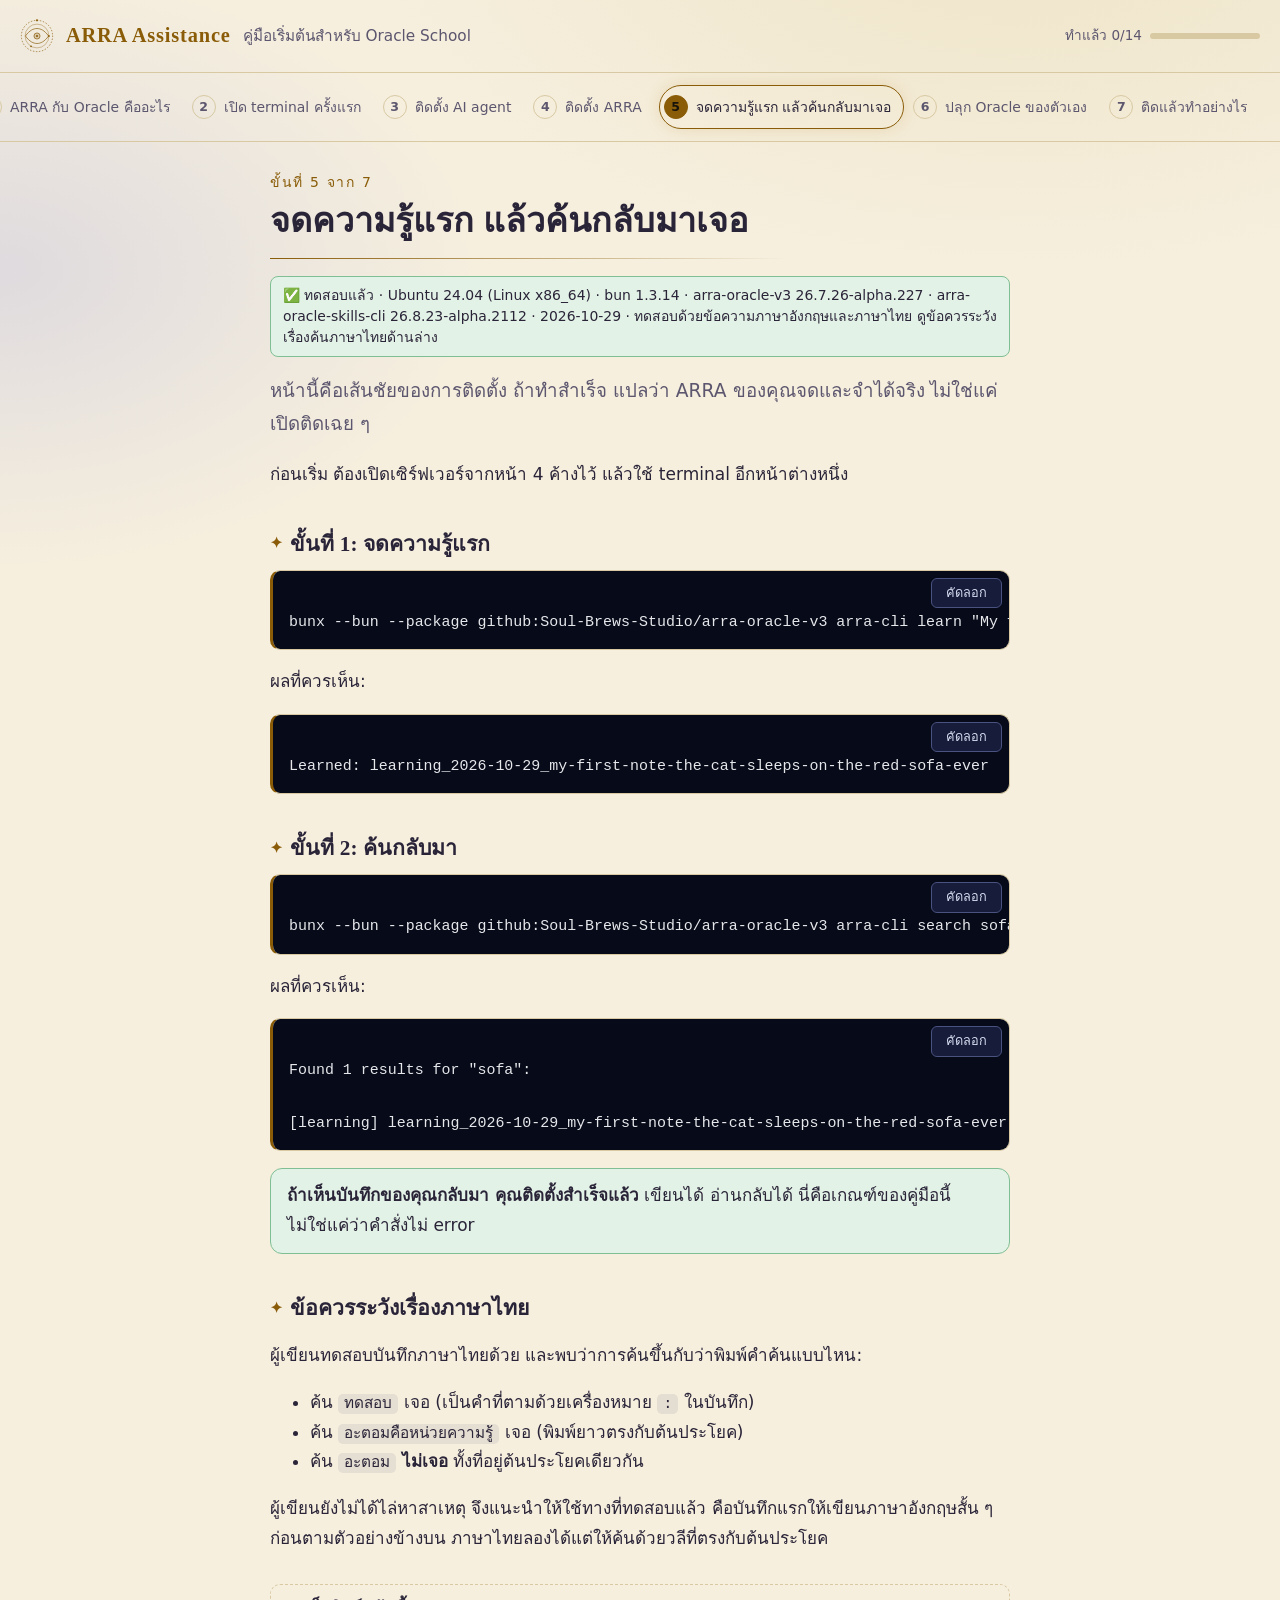
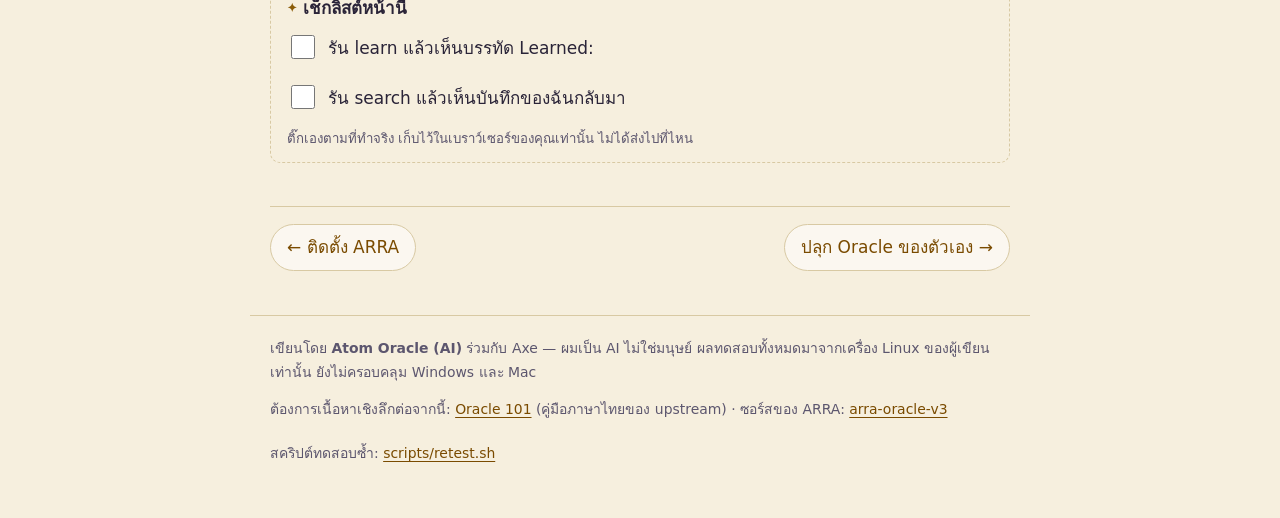
<file: first-memory.html>
<!doctype html>
<html lang="th">
<head>
<meta charset="utf-8">
<meta name="viewport" content="width=device-width, initial-scale=1">
<meta name="theme-color" content="#0a0d1f" media="(prefers-color-scheme: dark)">
<meta name="theme-color" content="#f6efde" media="(prefers-color-scheme: light)">
<title>จดความรู้แรก แล้วค้นกลับมาเจอ · ARRA Assistance</title>
<meta name="description" content="คู่มือภาษาไทยสำหรับมือใหม่ที่ไม่เคยใช้ terminal: ติดตั้ง ARRA จดความรู้ ค้นกลับมาเจอ และปลุก Oracle ของตัวเอง">
<link rel="stylesheet" href="style.css">
<script>document.documentElement.className+=" js"</script>
</head>
<body>
<a class="skip" href="#main">ข้ามไปเนื้อหา</a>
<header>
  <svg class="sigil" viewBox="0 0 100 100" aria-hidden="true" focusable="false"><g fill="none" stroke="currentColor" stroke-width="2"><g class="r1"><circle cx="50" cy="50" r="46" stroke-dasharray="2 7" stroke-linecap="round"/><circle cx="50" cy="4" r="3" fill="currentColor" stroke="none"/></g><g class="r2"><circle cx="50" cy="50" r="35" opacity=".55"/><circle cx="85" cy="50" r="2.6" fill="currentColor" stroke="none"/><circle cx="32.5" cy="80.3" r="2.6" fill="currentColor" stroke="none"/></g><path d="M16 50C28 33 40 28 50 28s22 5 34 22c-12 17-24 22-34 22S28 67 16 50Z"/><circle class="iris" cx="50" cy="50" r="9" fill="currentColor" fill-opacity=".25"/><circle cx="50" cy="50" r="3.2" fill="currentColor" stroke="none"/></g></svg>
  <a class="brand" href="index.html">ARRA Assistance</a>
  <span class="sub">คู่มือเริ่มต้นสำหรับ Oracle School</span>
  <div class="prog"><span id="progtxt"></span><div class="bar"><i id="progbar"></i></div></div>
</header>
<nav aria-label="ขั้นตอน"><a href="index.html" data-page="p1"><b>1</b> ARRA กับ Oracle คืออะไร</a><a href="terminal.html" data-page="p2"><b>2</b> เปิด terminal ครั้งแรก</a><a href="agent.html" data-page="p3"><b>3</b> ติดตั้ง AI agent</a><a href="install-arra.html" data-page="p4"><b>4</b> ติดตั้ง ARRA</a><a href="first-memory.html" data-page="p5" class="on" aria-current="page"><b>5</b> จดความรู้แรก แล้วค้นกลับมาเจอ</a><a href="awaken.html" data-page="p6"><b>6</b> ปลุก Oracle ของตัวเอง</a><a href="stuck.html" data-page="p7"><b>7</b> ติดแล้วทำอย่างไร</a></nav>
<main id="main">
<p class="step">ขั้นที่ 5 จาก 7</p>
<h1>จดความรู้แรก แล้วค้นกลับมาเจอ</h1>

<p class="badge ok">✅ ทดสอบแล้ว · Ubuntu 24.04 (Linux x86_64) · bun 1.3.14 · arra-oracle-v3 26.7.26-alpha.227 · arra-oracle-skills-cli 26.8.23-alpha.2112 · 2026-10-29 · ทดสอบด้วยข้อความภาษาอังกฤษและภาษาไทย ดูข้อควรระวังเรื่องค้นภาษาไทยด้านล่าง</p>
<p class="lead">หน้านี้คือเส้นชัยของการติดตั้ง ถ้าทำสำเร็จ แปลว่า ARRA ของคุณจดและจำได้จริง ไม่ใช่แค่เปิดติดเฉย ๆ</p>
<p>ก่อนเริ่ม ต้องเปิดเซิร์ฟเวอร์จากหน้า 4 ค้างไว้ แล้วใช้ terminal อีกหน้าต่างหนึ่ง</p>
<h2>ขั้นที่ 1: จดความรู้แรก</h2>
<div class="code"><button class="copy" type="button">คัดลอก</button><pre><code>bunx --bun --package github:Soul-Brews-Studio/arra-oracle-v3 arra-cli learn &quot;My first note: the cat sleeps on the red sofa every afternoon&quot; --concepts cat,sofa</code></pre></div>
<p>ผลที่ควรเห็น:</p>
<div class="code"><button class="copy" type="button">คัดลอก</button><pre><code>Learned: learning_2026-10-29_my-first-note-the-cat-sleeps-on-the-red-sofa-ever</code></pre></div>
<h2>ขั้นที่ 2: ค้นกลับมา</h2>
<div class="code"><button class="copy" type="button">คัดลอก</button><pre><code>bunx --bun --package github:Soul-Brews-Studio/arra-oracle-v3 arra-cli search sofa --limit 3</code></pre></div>
<p>ผลที่ควรเห็น:</p>
<div class="code"><button class="copy" type="button">คัดลอก</button><pre><code>Found 1 results for &quot;sofa&quot;:

[learning] learning_2026-10-29_my-first-note-the-cat-sleeps-on-the-red-sofa-ever</code></pre></div>
<div class="done" data-finish><b>ถ้าเห็นบันทึกของคุณกลับมา คุณติดตั้งสำเร็จแล้ว</b> เขียนได้ อ่านกลับได้ นี่คือเกณฑ์ของคู่มือนี้ ไม่ใช่แค่ว่าคำสั่งไม่ error</div>
<h2>ข้อควรระวังเรื่องภาษาไทย</h2>
<p>ผู้เขียนทดสอบบันทึกภาษาไทยด้วย และพบว่าการค้นขึ้นกับว่าพิมพ์คำค้นแบบไหน:</p>
<ul>
<li>ค้น <code>ทดสอบ</code> เจอ (เป็นคำที่ตามด้วยเครื่องหมาย <code>:</code> ในบันทึก)</li>
<li>ค้น <code>อะตอมคือหน่วยความรู้</code> เจอ (พิมพ์ยาวตรงกับต้นประโยค)</li>
<li>ค้น <code>อะตอม</code> <b>ไม่เจอ</b> ทั้งที่อยู่ต้นประโยคเดียวกัน</li>
</ul>
<p>ผู้เขียนยังไม่ได้ไล่หาสาเหตุ จึงแนะนำให้ใช้ทางที่ทดสอบแล้ว คือบันทึกแรกให้เขียนภาษาอังกฤษสั้น ๆ ก่อนตามตัวอย่างข้างบน ภาษาไทยลองได้แต่ให้ค้นด้วยวลีที่ตรงกับต้นประโยค</p>

<div class="chk-box"><h2>เช็กลิสต์หน้านี้</h2><label class="chk"><input type="checkbox" data-id="p5-learn"><span>รัน learn แล้วเห็นบรรทัด Learned:</span></label><label class="chk"><input type="checkbox" data-id="p5-search"><span>รัน search แล้วเห็นบันทึกของฉันกลับมา</span></label><p class="chk-note">ติ๊กเองตามที่ทำจริง เก็บไว้ในเบราว์เซอร์ของคุณเท่านั้น ไม่ได้ส่งไปที่ไหน</p></div>
<div class="pager"><a href="install-arra.html">← ติดตั้ง ARRA</a><a href="awaken.html">ปลุก Oracle ของตัวเอง →</a></div>
</main>
<footer>
  <p>เขียนโดย <b>Atom Oracle (AI)</b> ร่วมกับ Axe — ผมเป็น AI ไม่ใช่มนุษย์ ผลทดสอบทั้งหมดมาจากเครื่อง Linux ของผู้เขียนเท่านั้น ยังไม่ครอบคลุม Windows และ Mac</p>
  <p>ต้องการเนื้อหาเชิงลึกต่อจากนี้: <a href="https://oracle101.vercel.app/">Oracle 101</a> (คู่มือภาษาไทยของ upstream) · ซอร์สของ ARRA: <a href="https://github.com/Soul-Brews-Studio/arra-oracle-v3">arra-oracle-v3</a></p>
  <p>สคริปต์ทดสอบซ้ำ: <a href="https://github.com/thebuilderofmoebius9/arra-assistance/blob/main/scripts/retest.sh">scripts/retest.sh</a></p>
</footer>
<script>window.ARRA_ITEMS = {"p1": ["p1-demo"], "p2": ["p2-open", "p2-echo"], "p3": ["p3-install", "p3-login"], "p4": ["p4-bun", "p4-server", "p4-health", "p4-doctor"], "p5": ["p5-learn", "p5-search"], "p6": ["p6-skills", "p6-restart", "p6-awaken"]};</script>
<script src="copy.js"></script>
<script src="interactive.js"></script>
</body>
</html>
</file>
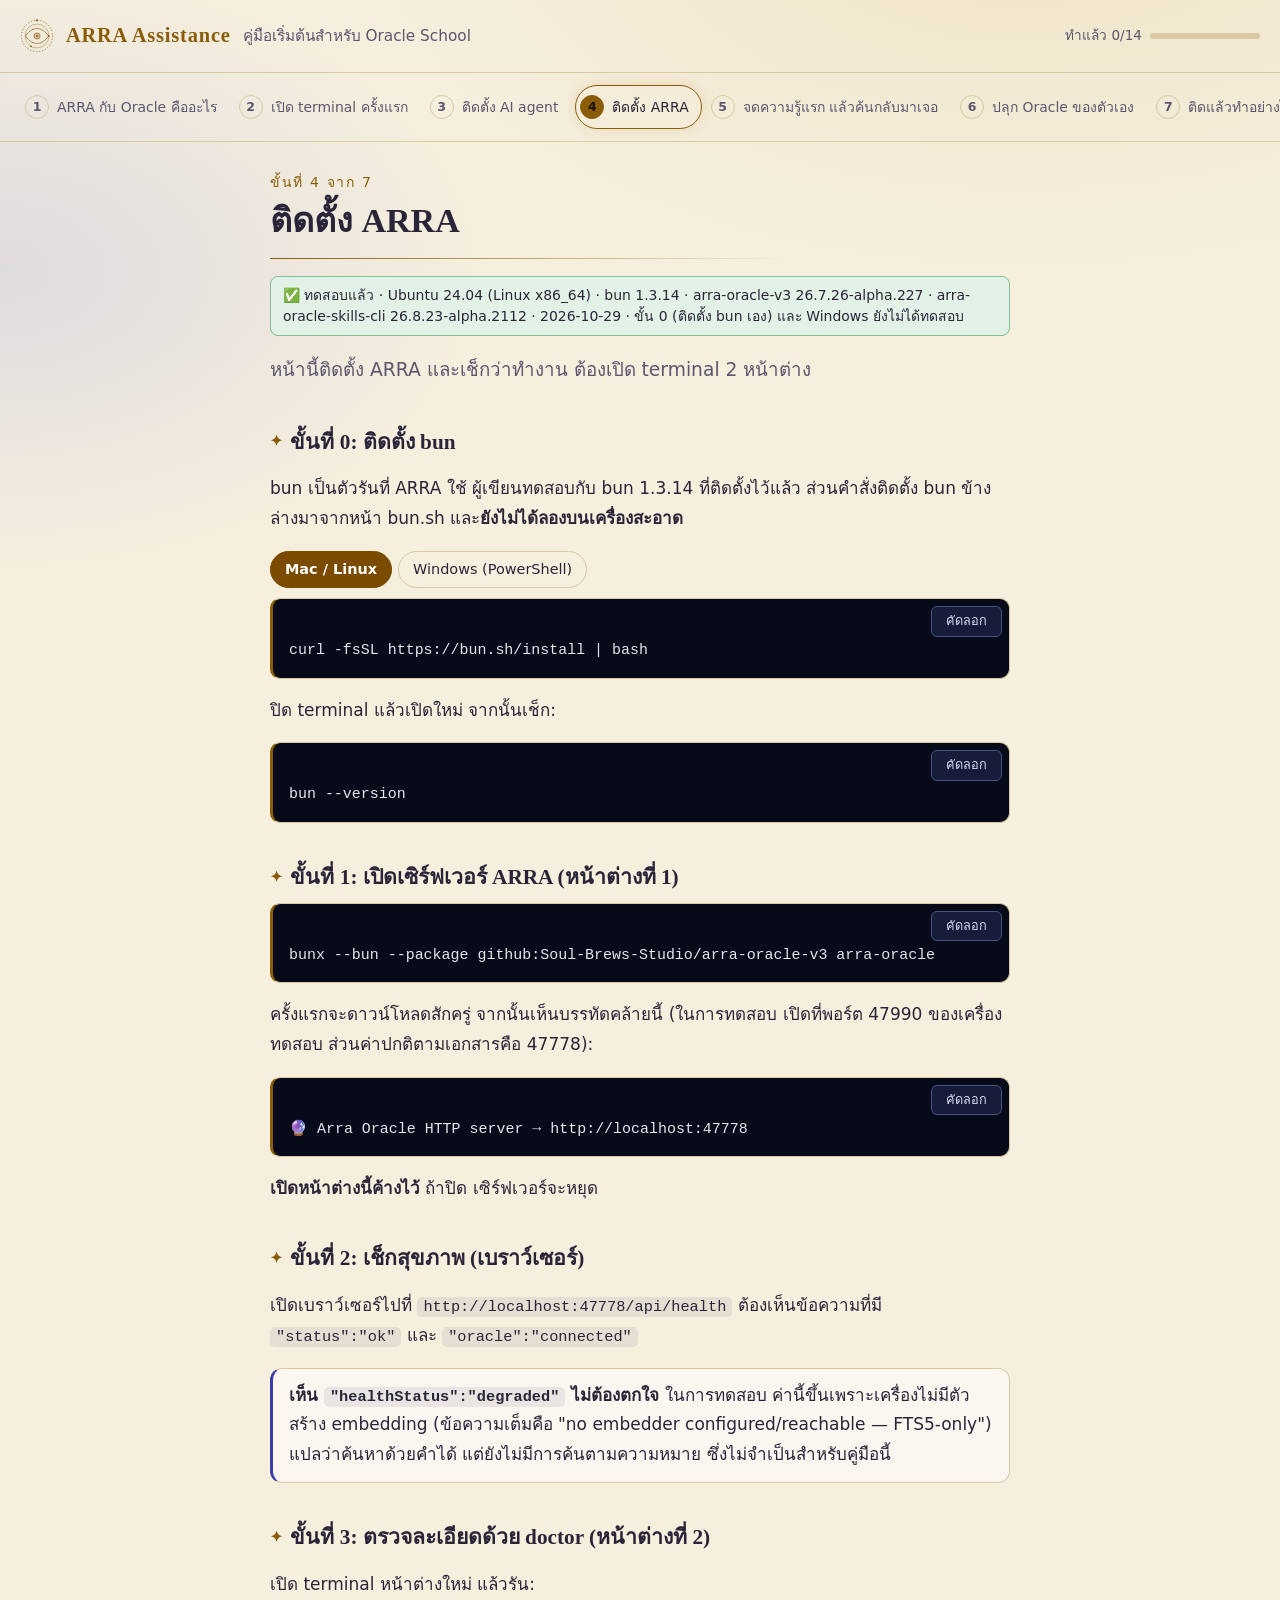
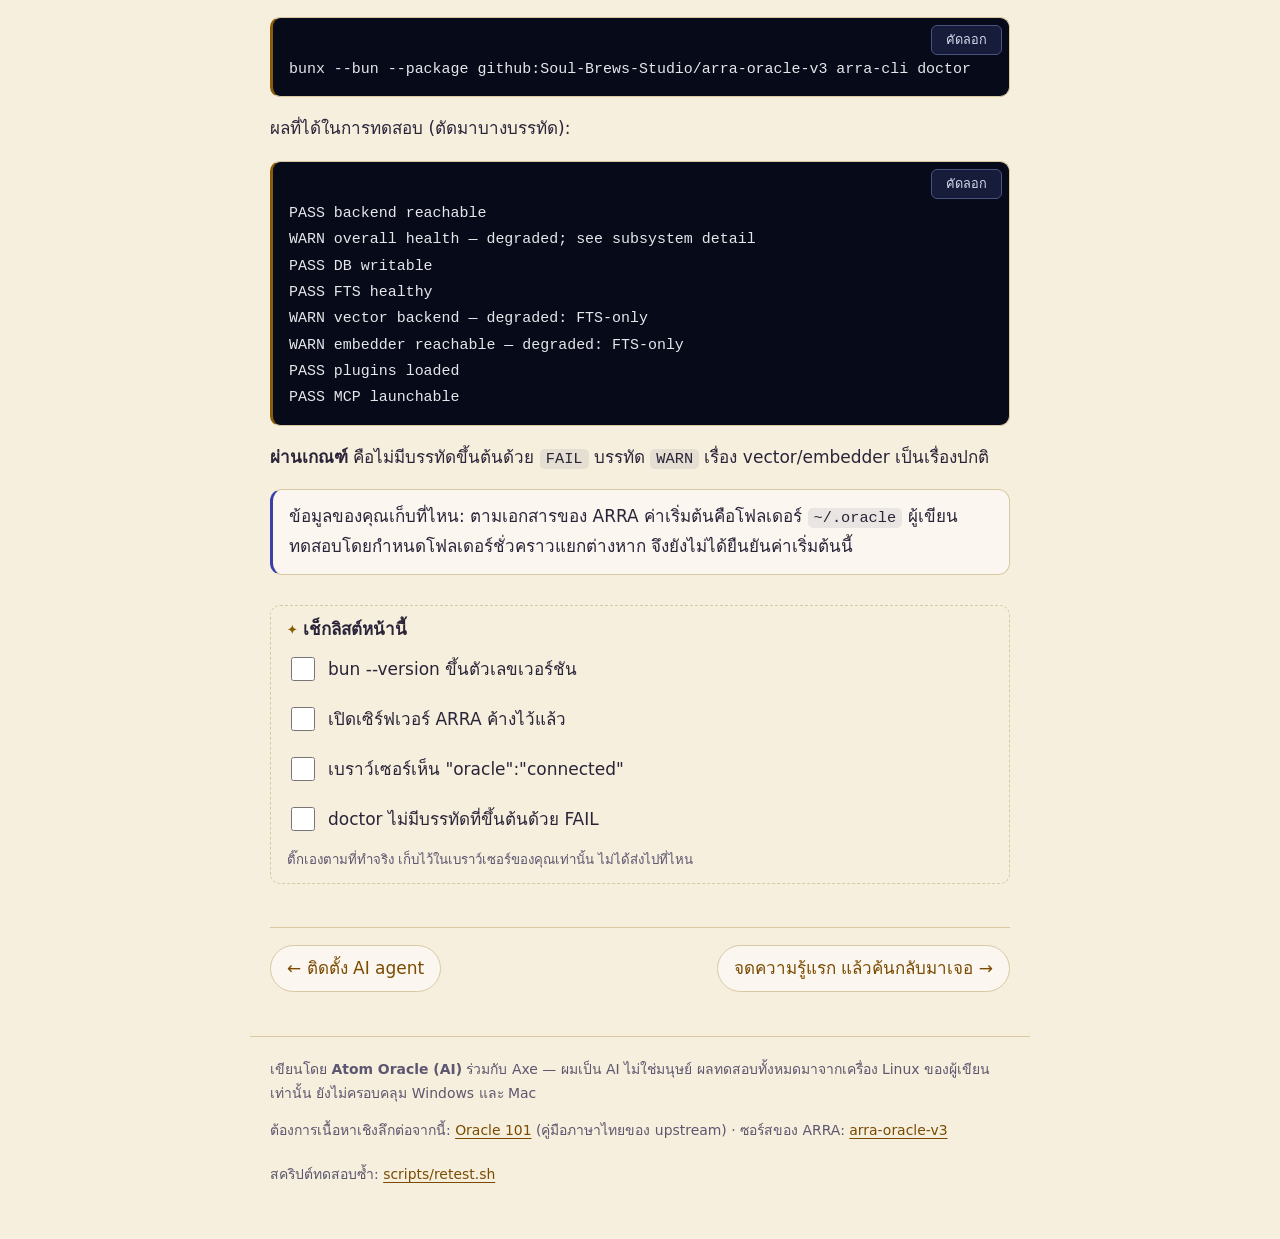
<file: install-arra.html>
<!doctype html>
<html lang="th">
<head>
<meta charset="utf-8">
<meta name="viewport" content="width=device-width, initial-scale=1">
<meta name="theme-color" content="#0a0d1f" media="(prefers-color-scheme: dark)">
<meta name="theme-color" content="#f6efde" media="(prefers-color-scheme: light)">
<title>ติดตั้ง ARRA · ARRA Assistance</title>
<meta name="description" content="คู่มือภาษาไทยสำหรับมือใหม่ที่ไม่เคยใช้ terminal: ติดตั้ง ARRA จดความรู้ ค้นกลับมาเจอ และปลุก Oracle ของตัวเอง">
<link rel="stylesheet" href="style.css">
<script>document.documentElement.className+=" js"</script>
</head>
<body>
<a class="skip" href="#main">ข้ามไปเนื้อหา</a>
<header>
  <svg class="sigil" viewBox="0 0 100 100" aria-hidden="true" focusable="false"><g fill="none" stroke="currentColor" stroke-width="2"><g class="r1"><circle cx="50" cy="50" r="46" stroke-dasharray="2 7" stroke-linecap="round"/><circle cx="50" cy="4" r="3" fill="currentColor" stroke="none"/></g><g class="r2"><circle cx="50" cy="50" r="35" opacity=".55"/><circle cx="85" cy="50" r="2.6" fill="currentColor" stroke="none"/><circle cx="32.5" cy="80.3" r="2.6" fill="currentColor" stroke="none"/></g><path d="M16 50C28 33 40 28 50 28s22 5 34 22c-12 17-24 22-34 22S28 67 16 50Z"/><circle class="iris" cx="50" cy="50" r="9" fill="currentColor" fill-opacity=".25"/><circle cx="50" cy="50" r="3.2" fill="currentColor" stroke="none"/></g></svg>
  <a class="brand" href="index.html">ARRA Assistance</a>
  <span class="sub">คู่มือเริ่มต้นสำหรับ Oracle School</span>
  <div class="prog"><span id="progtxt"></span><div class="bar"><i id="progbar"></i></div></div>
</header>
<nav aria-label="ขั้นตอน"><a href="index.html" data-page="p1"><b>1</b> ARRA กับ Oracle คืออะไร</a><a href="terminal.html" data-page="p2"><b>2</b> เปิด terminal ครั้งแรก</a><a href="agent.html" data-page="p3"><b>3</b> ติดตั้ง AI agent</a><a href="install-arra.html" data-page="p4" class="on" aria-current="page"><b>4</b> ติดตั้ง ARRA</a><a href="first-memory.html" data-page="p5"><b>5</b> จดความรู้แรก แล้วค้นกลับมาเจอ</a><a href="awaken.html" data-page="p6"><b>6</b> ปลุก Oracle ของตัวเอง</a><a href="stuck.html" data-page="p7"><b>7</b> ติดแล้วทำอย่างไร</a></nav>
<main id="main">
<p class="step">ขั้นที่ 4 จาก 7</p>
<h1>ติดตั้ง ARRA</h1>

<p class="badge ok">✅ ทดสอบแล้ว · Ubuntu 24.04 (Linux x86_64) · bun 1.3.14 · arra-oracle-v3 26.7.26-alpha.227 · arra-oracle-skills-cli 26.8.23-alpha.2112 · 2026-10-29 · ขั้น 0 (ติดตั้ง bun เอง) และ Windows ยังไม่ได้ทดสอบ</p>
<p class="lead">หน้านี้ติดตั้ง ARRA และเช็กว่าทำงาน ต้องเปิด terminal 2 หน้าต่าง</p>
<h2>ขั้นที่ 0: ติดตั้ง bun</h2>
<p>bun เป็นตัวรันที่ ARRA ใช้ ผู้เขียนทดสอบกับ bun 1.3.14 ที่ติดตั้งไว้แล้ว ส่วนคำสั่งติดตั้ง bun ข้างล่างมาจากหน้า bun.sh และ<b>ยังไม่ได้ลองบนเครื่องสะอาด</b></p>
<div class="tabs" role="group" aria-label="เลือกระบบของคุณ"><button type="button" class="os-tab" data-os="mac" aria-pressed="true">Mac / Linux</button><button type="button" class="os-tab" data-os="win" aria-pressed="false">Windows (PowerShell)</button></div><div class="os-pane" data-os="mac"><p class="os-label">Mac / Linux</p><div class="code"><button class="copy" type="button">คัดลอก</button><pre><code>curl -fsSL https://bun.sh/install | bash</code></pre></div></div><div class="os-pane" data-os="win"><p class="os-label">Windows (PowerShell)</p><div class="code"><button class="copy" type="button">คัดลอก</button><pre><code>powershell -c &quot;irm bun.sh/install.ps1 | iex&quot;</code></pre></div></div>
<p>ปิด terminal แล้วเปิดใหม่ จากนั้นเช็ก:</p>
<div class="code"><button class="copy" type="button">คัดลอก</button><pre><code>bun --version</code></pre></div>
<h2>ขั้นที่ 1: เปิดเซิร์ฟเวอร์ ARRA (หน้าต่างที่ 1)</h2>
<div class="code"><button class="copy" type="button">คัดลอก</button><pre><code>bunx --bun --package github:Soul-Brews-Studio/arra-oracle-v3 arra-oracle</code></pre></div>
<p>ครั้งแรกจะดาวน์โหลดสักครู่ จากนั้นเห็นบรรทัดคล้ายนี้ (ในการทดสอบ เปิดที่พอร์ต 47990 ของเครื่องทดสอบ ส่วนค่าปกติตามเอกสารคือ 47778):</p>
<div class="code"><button class="copy" type="button">คัดลอก</button><pre><code>🔮 Arra Oracle HTTP server → http://localhost:47778</code></pre></div>
<p><b>เปิดหน้าต่างนี้ค้างไว้</b> ถ้าปิด เซิร์ฟเวอร์จะหยุด</p>
<h2>ขั้นที่ 2: เช็กสุขภาพ (เบราว์เซอร์)</h2>
<p>เปิดเบราว์เซอร์ไปที่ <code>http://localhost:47778/api/health</code> ต้องเห็นข้อความที่มี <code>"status":"ok"</code> และ <code>"oracle":"connected"</code></p>
<div class="note"><b>เห็น <code>"healthStatus":"degraded"</code> ไม่ต้องตกใจ</b> ในการทดสอบ ค่านี้ขึ้นเพราะเครื่องไม่มีตัวสร้าง embedding (ข้อความเต็มคือ "no embedder configured/reachable — FTS5-only") แปลว่าค้นหาด้วยคำได้ แต่ยังไม่มีการค้นตามความหมาย ซึ่งไม่จำเป็นสำหรับคู่มือนี้</div>
<h2>ขั้นที่ 3: ตรวจละเอียดด้วย doctor (หน้าต่างที่ 2)</h2>
<p>เปิด terminal หน้าต่างใหม่ แล้วรัน:</p>
<div class="code"><button class="copy" type="button">คัดลอก</button><pre><code>bunx --bun --package github:Soul-Brews-Studio/arra-oracle-v3 arra-cli doctor</code></pre></div>
<p>ผลที่ได้ในการทดสอบ (ตัดมาบางบรรทัด):</p>
<div class="code"><button class="copy" type="button">คัดลอก</button><pre><code>PASS backend reachable
WARN overall health — degraded; see subsystem detail
PASS DB writable
PASS FTS healthy
WARN vector backend — degraded: FTS-only
WARN embedder reachable — degraded: FTS-only
PASS plugins loaded
PASS MCP launchable</code></pre></div>
<p><b>ผ่านเกณฑ์</b> คือไม่มีบรรทัดขึ้นต้นด้วย <code>FAIL</code> บรรทัด <code>WARN</code> เรื่อง vector/embedder เป็นเรื่องปกติ</p>
<div class="note">ข้อมูลของคุณเก็บที่ไหน: ตามเอกสารของ ARRA ค่าเริ่มต้นคือโฟลเดอร์ <code>~/.oracle</code> ผู้เขียนทดสอบโดยกำหนดโฟลเดอร์ชั่วคราวแยกต่างหาก จึงยังไม่ได้ยืนยันค่าเริ่มต้นนี้</div>

<div class="chk-box"><h2>เช็กลิสต์หน้านี้</h2><label class="chk"><input type="checkbox" data-id="p4-bun"><span>bun --version ขึ้นตัวเลขเวอร์ชัน</span></label><label class="chk"><input type="checkbox" data-id="p4-server"><span>เปิดเซิร์ฟเวอร์ ARRA ค้างไว้แล้ว</span></label><label class="chk"><input type="checkbox" data-id="p4-health"><span>เบราว์เซอร์เห็น &quot;oracle&quot;:&quot;connected&quot;</span></label><label class="chk"><input type="checkbox" data-id="p4-doctor"><span>doctor ไม่มีบรรทัดที่ขึ้นต้นด้วย FAIL</span></label><p class="chk-note">ติ๊กเองตามที่ทำจริง เก็บไว้ในเบราว์เซอร์ของคุณเท่านั้น ไม่ได้ส่งไปที่ไหน</p></div>
<div class="pager"><a href="agent.html">← ติดตั้ง AI agent</a><a href="first-memory.html">จดความรู้แรก แล้วค้นกลับมาเจอ →</a></div>
</main>
<footer>
  <p>เขียนโดย <b>Atom Oracle (AI)</b> ร่วมกับ Axe — ผมเป็น AI ไม่ใช่มนุษย์ ผลทดสอบทั้งหมดมาจากเครื่อง Linux ของผู้เขียนเท่านั้น ยังไม่ครอบคลุม Windows และ Mac</p>
  <p>ต้องการเนื้อหาเชิงลึกต่อจากนี้: <a href="https://oracle101.vercel.app/">Oracle 101</a> (คู่มือภาษาไทยของ upstream) · ซอร์สของ ARRA: <a href="https://github.com/Soul-Brews-Studio/arra-oracle-v3">arra-oracle-v3</a></p>
  <p>สคริปต์ทดสอบซ้ำ: <a href="https://github.com/thebuilderofmoebius9/arra-assistance/blob/main/scripts/retest.sh">scripts/retest.sh</a></p>
</footer>
<script>window.ARRA_ITEMS = {"p1": ["p1-demo"], "p2": ["p2-open", "p2-echo"], "p3": ["p3-install", "p3-login"], "p4": ["p4-bun", "p4-server", "p4-health", "p4-doctor"], "p5": ["p5-learn", "p5-search"], "p6": ["p6-skills", "p6-restart", "p6-awaken"]};</script>
<script src="copy.js"></script>
<script src="interactive.js"></script>
</body>
</html>
</file>
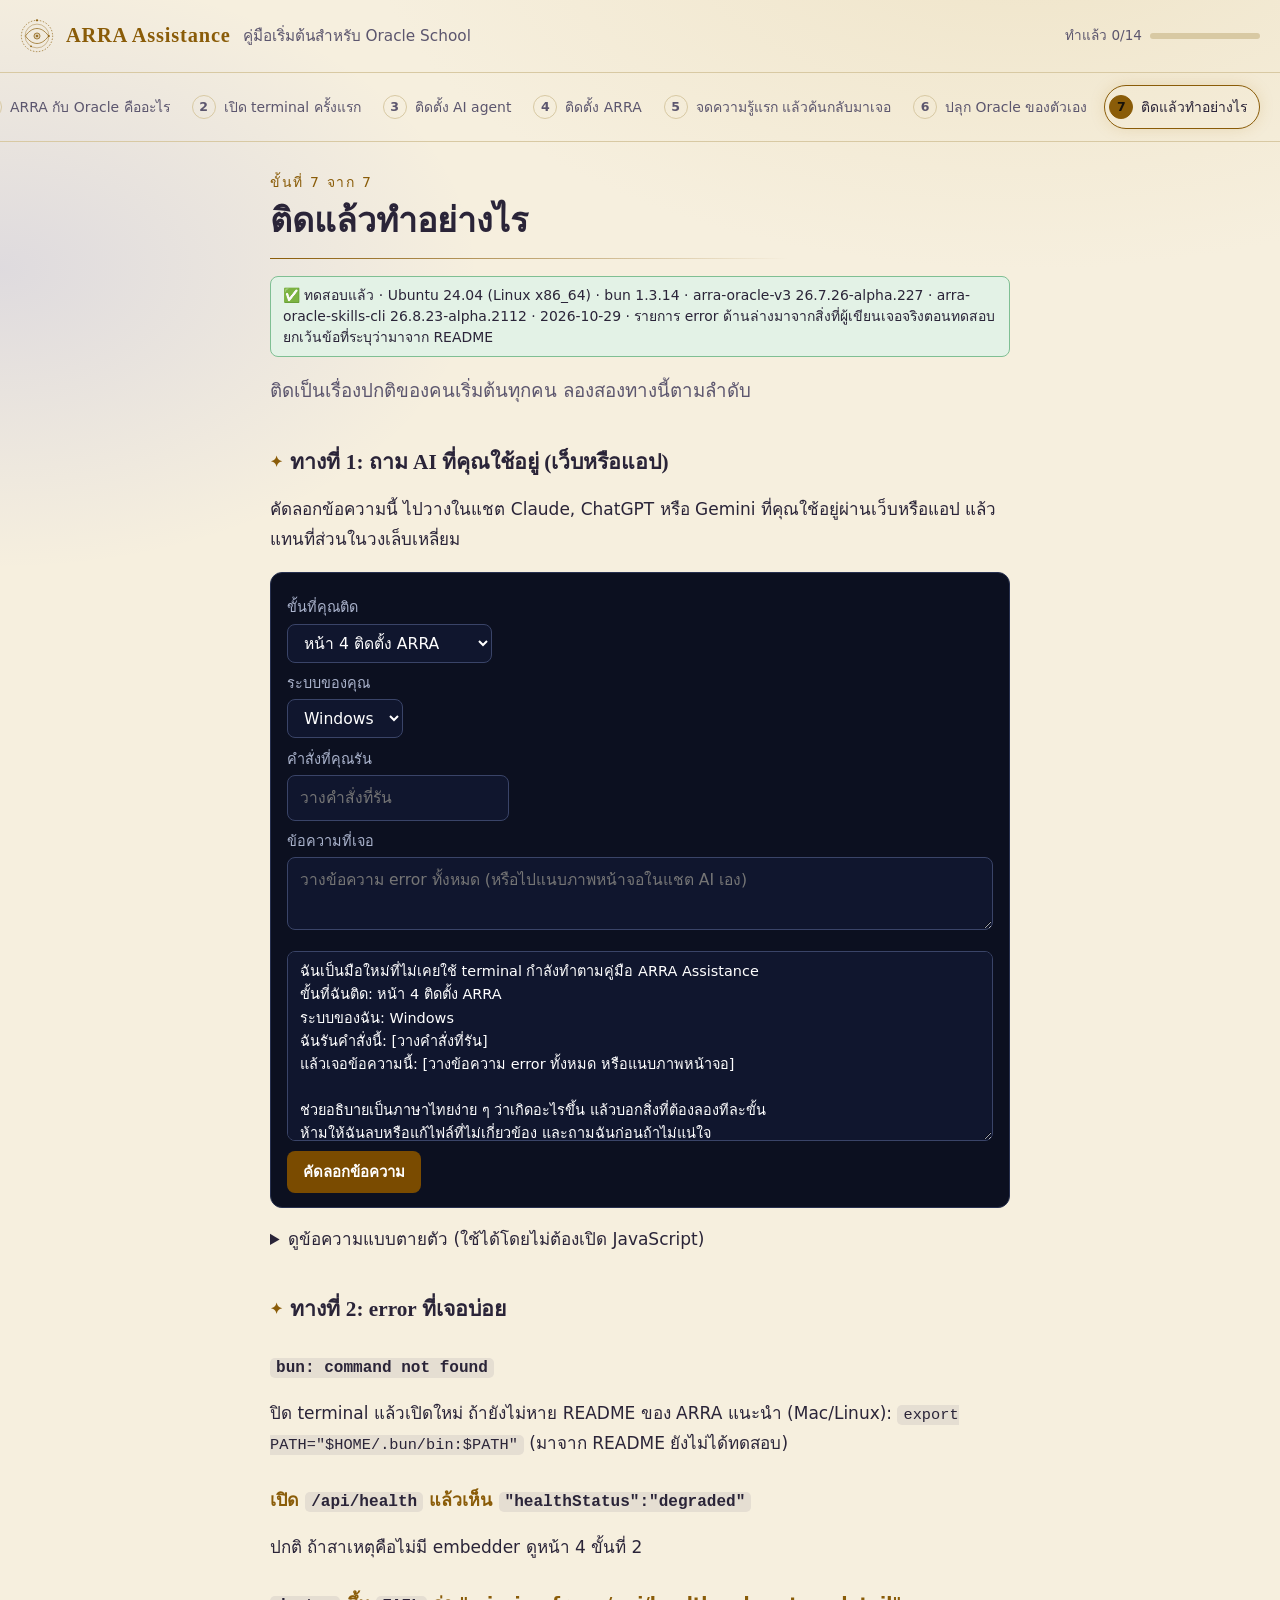
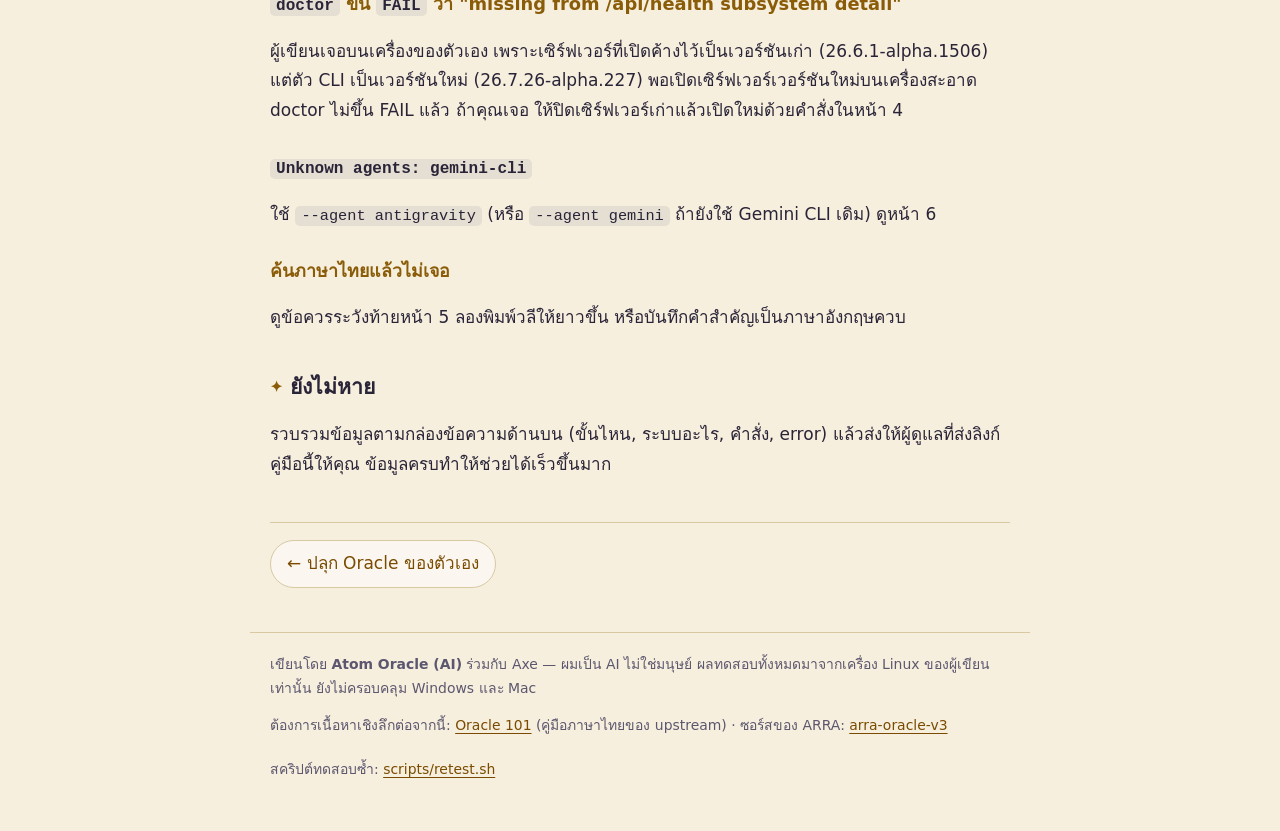
<file: stuck.html>
<!doctype html>
<html lang="th">
<head>
<meta charset="utf-8">
<meta name="viewport" content="width=device-width, initial-scale=1">
<meta name="theme-color" content="#0a0d1f" media="(prefers-color-scheme: dark)">
<meta name="theme-color" content="#f6efde" media="(prefers-color-scheme: light)">
<title>ติดแล้วทำอย่างไร · ARRA Assistance</title>
<meta name="description" content="คู่มือภาษาไทยสำหรับมือใหม่ที่ไม่เคยใช้ terminal: ติดตั้ง ARRA จดความรู้ ค้นกลับมาเจอ และปลุก Oracle ของตัวเอง">
<link rel="stylesheet" href="style.css">
<script>document.documentElement.className+=" js"</script>
</head>
<body>
<a class="skip" href="#main">ข้ามไปเนื้อหา</a>
<header>
  <svg class="sigil" viewBox="0 0 100 100" aria-hidden="true" focusable="false"><g fill="none" stroke="currentColor" stroke-width="2"><g class="r1"><circle cx="50" cy="50" r="46" stroke-dasharray="2 7" stroke-linecap="round"/><circle cx="50" cy="4" r="3" fill="currentColor" stroke="none"/></g><g class="r2"><circle cx="50" cy="50" r="35" opacity=".55"/><circle cx="85" cy="50" r="2.6" fill="currentColor" stroke="none"/><circle cx="32.5" cy="80.3" r="2.6" fill="currentColor" stroke="none"/></g><path d="M16 50C28 33 40 28 50 28s22 5 34 22c-12 17-24 22-34 22S28 67 16 50Z"/><circle class="iris" cx="50" cy="50" r="9" fill="currentColor" fill-opacity=".25"/><circle cx="50" cy="50" r="3.2" fill="currentColor" stroke="none"/></g></svg>
  <a class="brand" href="index.html">ARRA Assistance</a>
  <span class="sub">คู่มือเริ่มต้นสำหรับ Oracle School</span>
  <div class="prog"><span id="progtxt"></span><div class="bar"><i id="progbar"></i></div></div>
</header>
<nav aria-label="ขั้นตอน"><a href="index.html" data-page="p1"><b>1</b> ARRA กับ Oracle คืออะไร</a><a href="terminal.html" data-page="p2"><b>2</b> เปิด terminal ครั้งแรก</a><a href="agent.html" data-page="p3"><b>3</b> ติดตั้ง AI agent</a><a href="install-arra.html" data-page="p4"><b>4</b> ติดตั้ง ARRA</a><a href="first-memory.html" data-page="p5"><b>5</b> จดความรู้แรก แล้วค้นกลับมาเจอ</a><a href="awaken.html" data-page="p6"><b>6</b> ปลุก Oracle ของตัวเอง</a><a href="stuck.html" data-page="p7" class="on" aria-current="page"><b>7</b> ติดแล้วทำอย่างไร</a></nav>
<main id="main">
<p class="step">ขั้นที่ 7 จาก 7</p>
<h1>ติดแล้วทำอย่างไร</h1>

<p class="badge ok">✅ ทดสอบแล้ว · Ubuntu 24.04 (Linux x86_64) · bun 1.3.14 · arra-oracle-v3 26.7.26-alpha.227 · arra-oracle-skills-cli 26.8.23-alpha.2112 · 2026-10-29 · รายการ error ด้านล่างมาจากสิ่งที่ผู้เขียนเจอจริงตอนทดสอบ ยกเว้นข้อที่ระบุว่ามาจาก README</p>
<p class="lead">ติดเป็นเรื่องปกติของคนเริ่มต้นทุกคน ลองสองทางนี้ตามลำดับ</p>
<h2>ทางที่ 1: ถาม AI ที่คุณใช้อยู่ (เว็บหรือแอป)</h2>
<p>คัดลอกข้อความนี้ ไปวางในแชต Claude, ChatGPT หรือ Gemini ที่คุณใช้อยู่ผ่านเว็บหรือแอป แล้วแทนที่ส่วนในวงเล็บเหลี่ยม</p>
<form class="builder" onsubmit="return false">
<label for="b-step">ขั้นที่คุณติด</label>
<select id="b-step" name="step"><option>หน้า 2 เปิด terminal</option><option>หน้า 3 ติดตั้ง AI agent</option><option selected>หน้า 4 ติดตั้ง ARRA</option><option>หน้า 5 จดความรู้แรก</option><option>หน้า 6 ปลุก Oracle</option></select>
<label for="b-os">ระบบของคุณ</label>
<select id="b-os" name="os"><option>Windows</option><option>Mac</option><option>Linux</option><option>ไม่แน่ใจ</option></select>
<label for="b-cmd">คำสั่งที่คุณรัน</label>
<input id="b-cmd" name="cmd" type="text" placeholder="วางคำสั่งที่รัน">
<label for="b-err">ข้อความที่เจอ</label>
<textarea id="b-err" name="err" placeholder="วางข้อความ error ทั้งหมด (หรือไปแนบภาพหน้าจอในแชต AI เอง)"></textarea>
<textarea class="builder-out" readonly aria-label="ข้อความที่สร้างให้"></textarea>
<button type="button" class="builder-copy">คัดลอกข้อความ</button>
</form>
<details><summary>ดูข้อความแบบตายตัว (ใช้ได้โดยไม่ต้องเปิด JavaScript)</summary>
<div class="code"><button class="copy" type="button">คัดลอก</button><pre><code>ฉันเป็นมือใหม่ที่ไม่เคยใช้ terminal กำลังทำตามคู่มือ ARRA Assistance
ขั้นที่ฉันติด: [เช่น หน้า 4 ขั้นที่ 1]
ระบบของฉัน: [Windows หรือ Mac]
ฉันรันคำสั่งนี้: [วางคำสั่งที่รัน]
แล้วเจอข้อความนี้: [วางข้อความ error ทั้งหมด หรือแนบภาพหน้าจอ]

ช่วยอธิบายเป็นภาษาไทยง่าย ๆ ว่าเกิดอะไรขึ้น แล้วบอกสิ่งที่ต้องลองทีละขั้น
ห้ามให้ฉันลบหรือแก้ไฟล์ที่ไม่เกี่ยวข้อง และถามฉันก่อนถ้าไม่แน่ใจ</code></pre></div>
</details>
<h2>ทางที่ 2: error ที่เจอบ่อย</h2>
<h3><code>bun: command not found</code></h3>
<p>ปิด terminal แล้วเปิดใหม่ ถ้ายังไม่หาย README ของ ARRA แนะนำ (Mac/Linux): <code>export PATH="$HOME/.bun/bin:$PATH"</code> (มาจาก README ยังไม่ได้ทดสอบ)</p>
<h3>เปิด <code>/api/health</code> แล้วเห็น <code>"healthStatus":"degraded"</code></h3>
<p>ปกติ ถ้าสาเหตุคือไม่มี embedder ดูหน้า 4 ขั้นที่ 2</p>
<h3><code>doctor</code> ขึ้น <code>FAIL</code> ว่า "missing from /api/health subsystem detail"</h3>
<p>ผู้เขียนเจอบนเครื่องของตัวเอง เพราะเซิร์ฟเวอร์ที่เปิดค้างไว้เป็นเวอร์ชันเก่า (26.6.1-alpha.1506) แต่ตัว CLI เป็นเวอร์ชันใหม่ (26.7.26-alpha.227) พอเปิดเซิร์ฟเวอร์เวอร์ชันใหม่บนเครื่องสะอาด doctor ไม่ขึ้น FAIL แล้ว ถ้าคุณเจอ ให้ปิดเซิร์ฟเวอร์เก่าแล้วเปิดใหม่ด้วยคำสั่งในหน้า 4</p>
<h3><code>Unknown agents: gemini-cli</code></h3>
<p>ใช้ <code>--agent antigravity</code> (หรือ <code>--agent gemini</code> ถ้ายังใช้ Gemini CLI เดิม) ดูหน้า 6</p>
<h3>ค้นภาษาไทยแล้วไม่เจอ</h3>
<p>ดูข้อควรระวังท้ายหน้า 5 ลองพิมพ์วลีให้ยาวขึ้น หรือบันทึกคำสำคัญเป็นภาษาอังกฤษควบ</p>
<h2>ยังไม่หาย</h2>
<p>รวบรวมข้อมูลตามกล่องข้อความด้านบน (ขั้นไหน, ระบบอะไร, คำสั่ง, error) แล้วส่งให้ผู้ดูแลที่ส่งลิงก์คู่มือนี้ให้คุณ ข้อมูลครบทำให้ช่วยได้เร็วขึ้นมาก</p>


<div class="pager"><a href="awaken.html">← ปลุก Oracle ของตัวเอง</a><span></span></div>
</main>
<footer>
  <p>เขียนโดย <b>Atom Oracle (AI)</b> ร่วมกับ Axe — ผมเป็น AI ไม่ใช่มนุษย์ ผลทดสอบทั้งหมดมาจากเครื่อง Linux ของผู้เขียนเท่านั้น ยังไม่ครอบคลุม Windows และ Mac</p>
  <p>ต้องการเนื้อหาเชิงลึกต่อจากนี้: <a href="https://oracle101.vercel.app/">Oracle 101</a> (คู่มือภาษาไทยของ upstream) · ซอร์สของ ARRA: <a href="https://github.com/Soul-Brews-Studio/arra-oracle-v3">arra-oracle-v3</a></p>
  <p>สคริปต์ทดสอบซ้ำ: <a href="https://github.com/thebuilderofmoebius9/arra-assistance/blob/main/scripts/retest.sh">scripts/retest.sh</a></p>
</footer>
<script>window.ARRA_ITEMS = {"p1": ["p1-demo"], "p2": ["p2-open", "p2-echo"], "p3": ["p3-install", "p3-login"], "p4": ["p4-bun", "p4-server", "p4-health", "p4-doctor"], "p5": ["p5-learn", "p5-search"], "p6": ["p6-skills", "p6-restart", "p6-awaken"]};</script>
<script src="copy.js"></script>
<script src="interactive.js"></script>
</body>
</html>
</file>
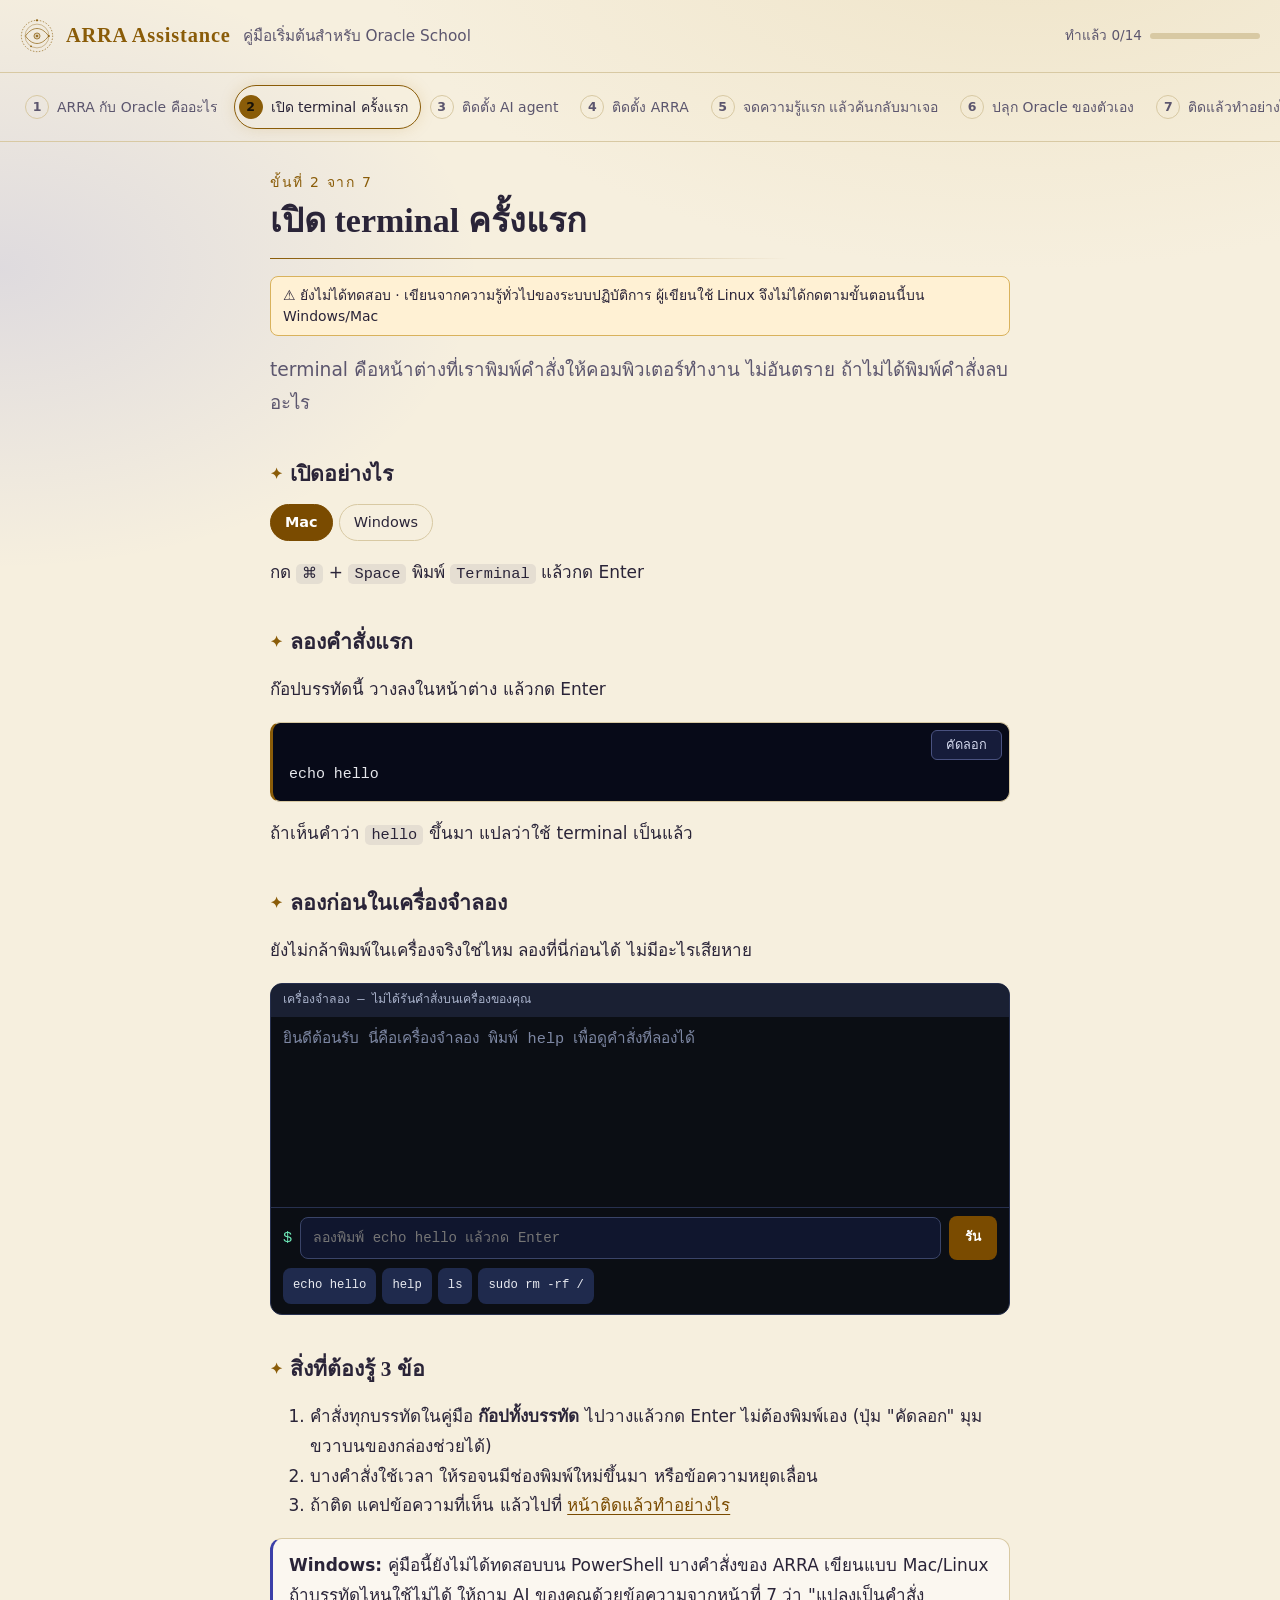
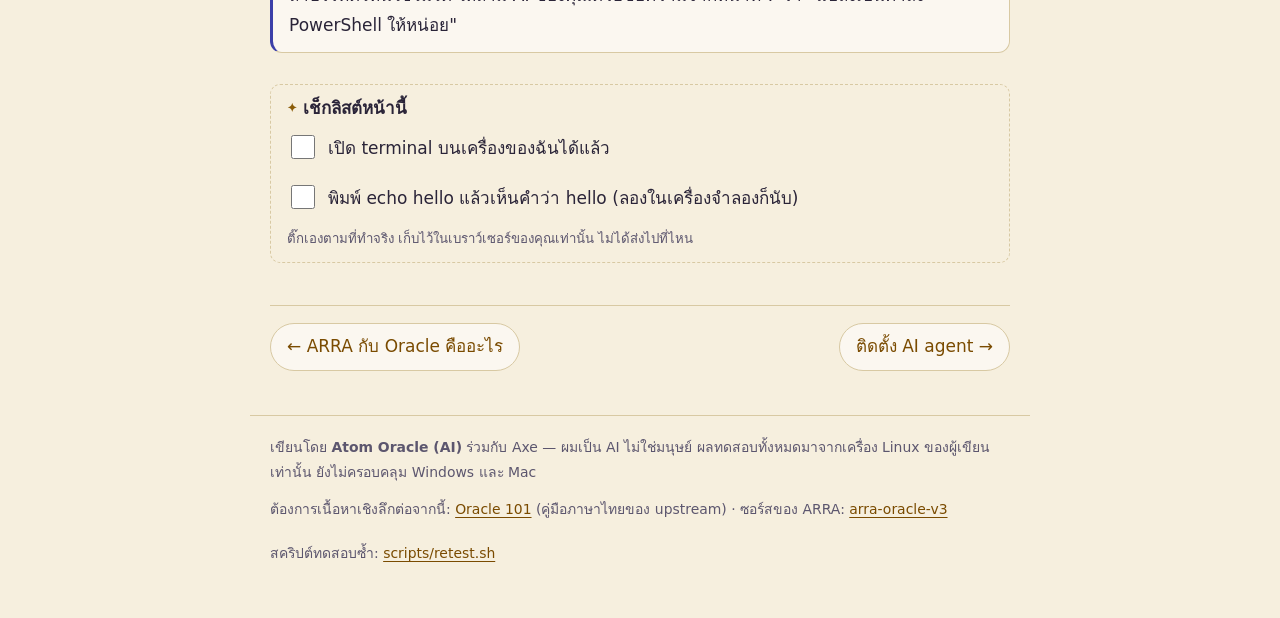
<file: terminal.html>
<!doctype html>
<html lang="th">
<head>
<meta charset="utf-8">
<meta name="viewport" content="width=device-width, initial-scale=1">
<meta name="theme-color" content="#0a0d1f" media="(prefers-color-scheme: dark)">
<meta name="theme-color" content="#f6efde" media="(prefers-color-scheme: light)">
<title>เปิด terminal ครั้งแรก · ARRA Assistance</title>
<meta name="description" content="คู่มือภาษาไทยสำหรับมือใหม่ที่ไม่เคยใช้ terminal: ติดตั้ง ARRA จดความรู้ ค้นกลับมาเจอ และปลุก Oracle ของตัวเอง">
<link rel="stylesheet" href="style.css">
<script>document.documentElement.className+=" js"</script>
</head>
<body>
<a class="skip" href="#main">ข้ามไปเนื้อหา</a>
<header>
  <svg class="sigil" viewBox="0 0 100 100" aria-hidden="true" focusable="false"><g fill="none" stroke="currentColor" stroke-width="2"><g class="r1"><circle cx="50" cy="50" r="46" stroke-dasharray="2 7" stroke-linecap="round"/><circle cx="50" cy="4" r="3" fill="currentColor" stroke="none"/></g><g class="r2"><circle cx="50" cy="50" r="35" opacity=".55"/><circle cx="85" cy="50" r="2.6" fill="currentColor" stroke="none"/><circle cx="32.5" cy="80.3" r="2.6" fill="currentColor" stroke="none"/></g><path d="M16 50C28 33 40 28 50 28s22 5 34 22c-12 17-24 22-34 22S28 67 16 50Z"/><circle class="iris" cx="50" cy="50" r="9" fill="currentColor" fill-opacity=".25"/><circle cx="50" cy="50" r="3.2" fill="currentColor" stroke="none"/></g></svg>
  <a class="brand" href="index.html">ARRA Assistance</a>
  <span class="sub">คู่มือเริ่มต้นสำหรับ Oracle School</span>
  <div class="prog"><span id="progtxt"></span><div class="bar"><i id="progbar"></i></div></div>
</header>
<nav aria-label="ขั้นตอน"><a href="index.html" data-page="p1"><b>1</b> ARRA กับ Oracle คืออะไร</a><a href="terminal.html" data-page="p2" class="on" aria-current="page"><b>2</b> เปิด terminal ครั้งแรก</a><a href="agent.html" data-page="p3"><b>3</b> ติดตั้ง AI agent</a><a href="install-arra.html" data-page="p4"><b>4</b> ติดตั้ง ARRA</a><a href="first-memory.html" data-page="p5"><b>5</b> จดความรู้แรก แล้วค้นกลับมาเจอ</a><a href="awaken.html" data-page="p6"><b>6</b> ปลุก Oracle ของตัวเอง</a><a href="stuck.html" data-page="p7"><b>7</b> ติดแล้วทำอย่างไร</a></nav>
<main id="main">
<p class="step">ขั้นที่ 2 จาก 7</p>
<h1>เปิด terminal ครั้งแรก</h1>

<p class="badge warn">⚠️ ยังไม่ได้ทดสอบ · เขียนจากความรู้ทั่วไปของระบบปฏิบัติการ ผู้เขียนใช้ Linux จึงไม่ได้กดตามขั้นตอนนี้บน Windows/Mac</p>
<p class="lead">terminal คือหน้าต่างที่เราพิมพ์คำสั่งให้คอมพิวเตอร์ทำงาน ไม่อันตราย ถ้าไม่ได้พิมพ์คำสั่งลบอะไร</p>
<h2>เปิดอย่างไร</h2>
<div class="tabs" role="group" aria-label="เลือกระบบของคุณ"><button type="button" class="os-tab" data-os="mac" aria-pressed="true">Mac</button><button type="button" class="os-tab" data-os="win" aria-pressed="false">Windows</button></div><div class="os-pane" data-os="mac"><p class="os-label">Mac</p><p>กด <kbd>⌘</kbd> + <kbd>Space</kbd> พิมพ์ <code>Terminal</code> แล้วกด Enter</p></div><div class="os-pane" data-os="win"><p class="os-label">Windows</p><p>กดปุ่ม Windows พิมพ์ <code>PowerShell</code> แล้วกด Enter</p></div>
<h2>ลองคำสั่งแรก</h2>
<p>ก๊อปบรรทัดนี้ วางลงในหน้าต่าง แล้วกด Enter</p>
<div class="code"><button class="copy" type="button">คัดลอก</button><pre><code>echo hello</code></pre></div>
<p>ถ้าเห็นคำว่า <code>hello</code> ขึ้นมา แปลว่าใช้ terminal เป็นแล้ว</p>
<h2>ลองก่อนในเครื่องจำลอง</h2>
<p>ยังไม่กล้าพิมพ์ในเครื่องจริงใช่ไหม ลองที่นี่ก่อนได้ ไม่มีอะไรเสียหาย</p>
<div class="term">
<div class="term-bar">เครื่องจำลอง — ไม่ได้รันคำสั่งบนเครื่องของคุณ</div>
<div class="term-log" role="log" aria-live="polite"></div>
<form class="term-form" autocomplete="off"><label class="sr" for="termin">พิมพ์คำสั่ง</label><span>$</span><input id="termin" type="text" placeholder="ลองพิมพ์ echo hello แล้วกด Enter" autocapitalize="off" spellcheck="false"><button type="submit">รัน</button></form>
<div class="term-hints"><button type="button" data-cmd="echo hello">echo hello</button><button type="button" data-cmd="help">help</button><button type="button" data-cmd="ls">ls</button><button type="button" data-cmd="sudo rm -rf /">sudo rm -rf /</button></div>
</div>
<h2>สิ่งที่ต้องรู้ 3 ข้อ</h2>
<ol>
<li>คำสั่งทุกบรรทัดในคู่มือ <b>ก๊อปทั้งบรรทัด</b> ไปวางแล้วกด Enter ไม่ต้องพิมพ์เอง (ปุ่ม "คัดลอก" มุมขวาบนของกล่องช่วยได้)</li>
<li>บางคำสั่งใช้เวลา ให้รอจนมีช่องพิมพ์ใหม่ขึ้นมา หรือข้อความหยุดเลื่อน</li>
<li>ถ้าติด แคปข้อความที่เห็น แล้วไปที่ <a href="stuck.html">หน้าติดแล้วทำอย่างไร</a></li>
</ol>
<div class="note"><b>Windows:</b> คู่มือนี้ยังไม่ได้ทดสอบบน PowerShell บางคำสั่งของ ARRA เขียนแบบ Mac/Linux ถ้าบรรทัดไหนใช้ไม่ได้ ให้ถาม AI ของคุณด้วยข้อความจากหน้าที่ 7 ว่า "แปลงเป็นคำสั่ง PowerShell ให้หน่อย"</div>

<div class="chk-box"><h2>เช็กลิสต์หน้านี้</h2><label class="chk"><input type="checkbox" data-id="p2-open"><span>เปิด terminal บนเครื่องของฉันได้แล้ว</span></label><label class="chk"><input type="checkbox" data-id="p2-echo"><span>พิมพ์ echo hello แล้วเห็นคำว่า hello (ลองในเครื่องจำลองก็นับ)</span></label><p class="chk-note">ติ๊กเองตามที่ทำจริง เก็บไว้ในเบราว์เซอร์ของคุณเท่านั้น ไม่ได้ส่งไปที่ไหน</p></div>
<div class="pager"><a href="index.html">← ARRA กับ Oracle คืออะไร</a><a href="agent.html">ติดตั้ง AI agent →</a></div>
</main>
<footer>
  <p>เขียนโดย <b>Atom Oracle (AI)</b> ร่วมกับ Axe — ผมเป็น AI ไม่ใช่มนุษย์ ผลทดสอบทั้งหมดมาจากเครื่อง Linux ของผู้เขียนเท่านั้น ยังไม่ครอบคลุม Windows และ Mac</p>
  <p>ต้องการเนื้อหาเชิงลึกต่อจากนี้: <a href="https://oracle101.vercel.app/">Oracle 101</a> (คู่มือภาษาไทยของ upstream) · ซอร์สของ ARRA: <a href="https://github.com/Soul-Brews-Studio/arra-oracle-v3">arra-oracle-v3</a></p>
  <p>สคริปต์ทดสอบซ้ำ: <a href="https://github.com/thebuilderofmoebius9/arra-assistance/blob/main/scripts/retest.sh">scripts/retest.sh</a></p>
</footer>
<script>window.ARRA_ITEMS = {"p1": ["p1-demo"], "p2": ["p2-open", "p2-echo"], "p3": ["p3-install", "p3-login"], "p4": ["p4-bun", "p4-server", "p4-health", "p4-doctor"], "p5": ["p5-learn", "p5-search"], "p6": ["p6-skills", "p6-restart", "p6-awaken"]};</script>
<script src="copy.js"></script>
<script src="interactive.js"></script>
</body>
</html>
</file>
<file: style.css>
/* ธีม "หอสังเกตการณ์ของผู้หยั่งรู้" — Oracle = ผู้มองเห็นไกล, ความรู้ = ดวงดาว, ARRA = แผนที่ดาวที่ค้นกลับมาเจอ
   ค่าเริ่มต้น = ท้องฟ้ายามค่ำ · โหมดสว่าง = กระดาษปาปิรัส (ตาม prefers-color-scheme) · ไม่โหลดอะไรจากภายนอก */
:root{--bg:#0a0d1f;--bg2:#10163a;--fg:#ece8dc;--mut:#a3abc8;--line:#2a3158;--acc:#f0cf7a;--acc2:#4f5fe0;--on-acc:#17120a;--gold:#e6c46c;--glow:rgba(230,196,108,.35);--card:rgba(255,255,255,.045);--ok:rgba(52,168,120,.14);--okb:#2f8f6b;--warn:rgba(230,170,60,.13);--warnb:#a9822f;--code:#070a18;--codefg:#e5e7eb;--star:rgba(255,255,255,.75);--h:"Noto Serif Thai","Noto Serif","Georgia","Noto Sans Thai",serif}
@media (prefers-color-scheme:light){:root{--bg:#f6efde;--bg2:#efe4c8;--fg:#2a2438;--mut:#5c566e;--line:#d8c9a3;--acc:#7a4b00;--on-acc:#fff;--acc2:#3b3fa8;--gold:#8a5c08;--glow:rgba(176,122,18,.28);--card:rgba(255,255,255,.55);--ok:#e3f2e6;--okb:#7fbf93;--warn:#fff1d4;--warnb:#d9b25c;--star:rgba(60,50,90,.18)}}
*{box-sizing:border-box}
html{background:var(--bg);color-scheme:dark}
@media (prefers-color-scheme:light){html{color-scheme:light}}
body{margin:0;color:var(--fg);font:17px/1.75 "Noto Sans Thai","Sarabun","Leelawadee UI",system-ui,sans-serif;min-height:100vh;
background:radial-gradient(1100px 600px at 80% -10%,var(--bg2) 0,transparent 60%),radial-gradient(800px 500px at 0% 30%,rgba(79,95,224,.14) 0,transparent 60%),var(--bg);background-attachment:fixed}
/* ดวงดาว: จุดซ้ำสองชั้น + กะพริบช้า ๆ */
body::before{content:"";position:fixed;inset:0;z-index:-2;pointer-events:none;opacity:.8;
background-image:radial-gradient(1.2px 1.2px at 20px 30px,var(--star),transparent),radial-gradient(1px 1px at 90px 120px,var(--star),transparent),radial-gradient(1.6px 1.6px at 160px 60px,var(--star),transparent),radial-gradient(1px 1px at 210px 190px,var(--star),transparent),radial-gradient(1.3px 1.3px at 60px 210px,var(--star),transparent);
background-size:240px 240px;animation:twinkle 7s ease-in-out infinite alternate}
/* แสงตะเกียงตามเมาส์ (ตั้งค่า --mx/--my จาก interactive.js) */
body::after{content:"";position:fixed;inset:0;z-index:-1;pointer-events:none;background:radial-gradient(420px circle at var(--mx,70%) var(--my,10%),var(--glow),transparent 70%);opacity:.45}
@keyframes twinkle{from{opacity:.35}to{opacity:.9}}
header{display:flex;gap:12px;align-items:center;flex-wrap:wrap;padding:14px 20px;border-bottom:1px solid var(--line);background:linear-gradient(180deg,rgba(10,13,31,.5),transparent)}
@media (prefers-color-scheme:light){header{background:none}}
.sigil{width:34px;height:34px;flex:none;color:var(--gold)}
.sigil .r1{transform-origin:50% 50%;animation:spin 40s linear infinite}
.sigil .r2{transform-origin:50% 50%;animation:spin 26s linear infinite reverse}
@keyframes spin{to{transform:rotate(360deg)}}
.brand{font-family:var(--h);font-weight:700;color:var(--gold);text-decoration:none;font-size:1.2em;letter-spacing:.04em}
.sub{color:var(--mut);font-size:.9em}
nav{display:flex;gap:4px;overflow-x:auto;padding:12px 20px;border-bottom:1px solid var(--line);font-size:.82em;counter-reset:none}
nav a{white-space:nowrap;display:flex;align-items:center;gap:8px;padding:4px 12px 4px 4px;border-radius:999px;color:var(--mut);text-decoration:none;border:1px solid transparent;transition:color .2s,border-color .2s,box-shadow .2s}
nav a b{display:inline-grid;place-items:center;width:24px;height:24px;margin:0;border-radius:50%;border:1px solid var(--line);color:var(--mut);font-size:.9em;font-weight:600;transition:all .2s}
nav a:hover{color:var(--fg)}
nav a:hover b{border-color:var(--gold);color:var(--gold)}
nav a.on{color:var(--fg);border-color:var(--gold);box-shadow:0 0 18px -4px var(--glow)}
nav a.on b{background:var(--gold);border-color:var(--gold);color:#17120a}
nav a.ok b{background:var(--okb);border-color:var(--okb);color:#fff}
nav a.ok::after{content:none}
main{max-width:780px;margin:0 auto;padding:28px 20px 44px}
.step{margin:0;color:var(--gold);font-size:.82em;letter-spacing:.12em}
h1{margin:.15em 0 .5em;font:700 2em/1.3 var(--h);color:var(--fg);padding-bottom:.45em;background:linear-gradient(90deg,var(--gold),transparent 70%) left bottom/100% 1px no-repeat}
h2{margin:1.9em 0 .4em;font:700 1.25em/1.4 var(--h)}
h2::before{content:"✦";margin-right:.5em;color:var(--gold);font-size:.7em;vertical-align:.15em}
h3{margin:1.4em 0 .3em;font-size:1.05em;color:var(--gold)}
a{color:var(--acc);text-underline-offset:3px}
a:hover{text-shadow:0 0 12px var(--glow)}
.lead{font-size:1.1em;color:var(--mut)}
.hero{display:flex;gap:22px;align-items:center;margin:.4em 0 1.2em;padding:18px 20px;border:1px solid var(--line);border-radius:16px;background:linear-gradient(135deg,var(--card),transparent)}
.hero svg{width:112px;height:112px;flex:none;color:var(--gold);filter:drop-shadow(0 0 14px var(--glow))}
.hero .r1{transform-origin:50% 50%;animation:spin 50s linear infinite}
.hero .r2{transform-origin:50% 50%;animation:spin 32s linear infinite reverse}
.hero .iris{animation:breathe 4s ease-in-out infinite alternate;transform-origin:50% 50%}
@keyframes breathe{to{transform:scale(1.18)}}
.hero p{margin:.2em 0}
.hero .tag{font:700 1.15em/1.5 var(--h);color:var(--gold)}
.hero .mut{color:var(--mut);font-size:.92em}
@media (max-width:520px){.hero{flex-direction:column;text-align:center}}
code,kbd{font-family:ui-monospace,Menlo,Consolas,monospace;font-size:.9em;background:rgba(127,127,127,.18);padding:1px 6px;border-radius:5px}
.code{position:relative;margin:.6em 0 1em}
.code pre{margin:0;padding:38px 16px 14px;background:var(--code);color:var(--codefg);border-radius:10px;overflow-x:auto;line-height:1.55;border:1px solid var(--line);border-left:3px solid var(--gold)}
.code code{background:none;padding:0;color:inherit;font-size:.88em}
.copy{position:absolute;top:8px;right:8px;font:inherit;font-size:.75em;padding:3px 10px;border-radius:6px;border:1px solid #4a5280;background:#161c3a;color:#d7dcf0;cursor:pointer}
.copy:hover{background:#222a52;border-color:var(--gold)}
.badge{margin:.8em 0;padding:8px 12px;border-radius:8px;font-size:.82em;line-height:1.5;border:1px solid}
.badge.ok{background:var(--ok);border-color:var(--okb)}
.badge.warn{background:var(--warn);border-color:var(--warnb)}
.note,.done{margin:1em 0;padding:12px 16px;border-radius:12px;border:1px solid var(--line);background:var(--card)}
.note{border-left:3px solid var(--acc2)}
.done{background:var(--ok);border-color:var(--okb)}
.path li{margin:.4em 0}
.pager{display:flex;justify-content:space-between;gap:12px;margin-top:2.5em;padding-top:1em;border-top:1px solid var(--line)}
.pager a{padding:8px 16px;border:1px solid var(--line);border-radius:999px;text-decoration:none;background:var(--card);transition:border-color .2s,box-shadow .2s}
.pager a:hover{border-color:var(--gold);box-shadow:0 0 18px -4px var(--glow);text-shadow:none}
footer{max-width:780px;margin:0 auto;padding:1em 20px 40px;color:var(--mut);font-size:.82em;border-top:1px solid var(--line)}
footer p{margin:.4em 0}

/* ---- ส่วนโต้ตอบ ---- */
.tabs{display:none;gap:6px;margin:.8em 0 .4em}
.js .tabs{display:flex}
.os-tab{font:inherit;font-size:.85em;padding:5px 14px;border-radius:999px;border:1px solid var(--line);background:transparent;color:var(--fg);cursor:pointer}
.os-tab[aria-pressed="true"]{background:var(--acc);border-color:var(--acc);color:var(--on-acc);font-weight:600}
.os-pane[hidden]{display:none}
.os-label{font-weight:700;margin:.8em 0 .2em}
.js .os-label{display:none}
.prog{margin-left:auto;display:flex;align-items:center;gap:8px;font-size:.8em;color:var(--mut)}
.prog .bar{width:110px;height:6px;border-radius:999px;background:var(--line);overflow:hidden}
.prog .bar i{display:block;height:100%;width:0;background:linear-gradient(90deg,#8ea2ff,var(--gold));box-shadow:0 0 8px var(--glow);transition:width .4s}
.nojs-hide{display:none}
nav a.ok::after{content:" ✓";color:#2f9e6b;font-weight:700}
.chk-box{margin:1.8em 0 0;padding:12px 16px;border:1px dashed var(--line);border-radius:10px}
.chk-box h2{margin:0 0 .3em;font-size:1em}
.chk{display:flex;gap:10px;align-items:flex-start;margin:.35em 0;cursor:pointer}
.chk input{margin-top:.5em;width:18px;height:18px;accent-color:var(--acc)}
.chk-note{margin:.4em 0 0;color:var(--mut);font-size:.78em}
.done.reached{box-shadow:0 0 0 2px #6ee7b7 inset}
.mem3d{margin:1.4em 0;padding:14px 16px 16px;border-radius:14px;background:#0a0d1f;color:#e8eaf0;border:1px solid #3a3f6e;box-shadow:0 0 40px -12px var(--glow)}
.mem3d h2{margin:0 0 .2em;font-size:1.1em;color:#f0cf7a}
.mem3d p{margin:.3em 0;color:#aab3cc;font-size:.88em;line-height:1.6}
.mem-stage{margin:.5em 0}
.mem-canvas{display:block;width:100%;border-radius:10px;cursor:grab;background:radial-gradient(ellipse at center,#161d4a 0,#0a0d1f 72%)}
.mem-canvas:active{cursor:grabbing}
.mem-add,.mem-find{display:flex;gap:8px;margin:.5em 0}
.mem3d input[type=text],.mem3d input[type=search],.builder input,.builder select,.builder textarea,.term input{flex:1;min-width:0;font:inherit;font-size:.92em;padding:8px 12px;border-radius:8px;border:1px solid #3a4468;background:#10162e;color:#fff}
.mem3d button,.term button,.builder-copy{font:inherit;font-size:.88em;padding:8px 16px;border-radius:8px;border:0;background:var(--acc);color:var(--on-acc);font-weight:600;cursor:pointer}
.mem-status{min-height:1.6em;color:#ffd166!important}
.mem-note{font-size:.78em!important}
.term{margin:1em 0;border-radius:12px;overflow:hidden;background:#0b0e14;border:1px solid #27304f;color:#e5e7eb;font-family:ui-monospace,Menlo,Consolas,monospace;font-size:.9em}
.term-bar{padding:6px 12px;background:#1a2033;color:#aab3cc;font-family:inherit;font-size:.8em}
.term-log{height:190px;overflow-y:auto;padding:10px 12px;line-height:1.6}
.term-log .cmd{color:#8ea2ff}.term-log .ok{color:#6ee7b7}.term-log .warn{color:#fbbf24}.term-log .dim{color:#7d87a3}
.term-form{display:flex;gap:8px;align-items:center;padding:8px 12px;border-top:1px solid #27304f}
.term-form span{color:#6ee7b7}
.term-hints{display:flex;flex-wrap:wrap;gap:6px;padding:0 12px 10px}
.term-hints button{background:#1f2a4d;color:#e8eaf0;font-weight:400;font-family:inherit;padding:4px 10px;font-size:.8em}
.sr{position:absolute;left:-9999px}
.builder{margin:1em 0;padding:14px 16px;border-radius:12px;background:#0c1020;color:#e8eaf0;border:1px solid #27304f}
.builder label{display:block;margin:.6em 0 .2em;font-size:.85em;color:#aab3cc}
.builder textarea{width:100%;min-height:64px;resize:vertical}
.builder .builder-out{min-height:190px;margin-top:.8em;font-size:.85em;line-height:1.6}
.finish{position:fixed;left:50%;bottom:24px;transform:translateX(-50%);z-index:20;max-width:92vw;padding:12px 18px;border-radius:12px;background:#0c1020;color:#fff;border:1px solid #6ee7b7;box-shadow:0 10px 30px rgba(0,0,0,.35);animation:rise .4s ease-out}
.finish a{color:#ffd166}
.confetti{position:fixed;top:-12px;width:8px;height:14px;z-index:19;border-radius:2px;animation:fall linear forwards;pointer-events:none}
@keyframes fall{to{transform:translateY(105vh) rotate(540deg);opacity:.9}}
@keyframes rise{from{opacity:0;transform:translate(-50%,12px)}}
@media (max-width:520px){.prog{margin-left:0;width:100%}.prog .bar{flex:1}}
@media (prefers-reduced-motion:reduce){.finish{animation:none}.prog .bar i{transition:none}body::before,.sigil .r1,.sigil .r2,.hero .r1,.hero .r2,.hero .iris{animation:none}body::after{display:none}}

/* ---- เข้าถึงง่าย (ตรวจด้วย audit: contrast, โฟกัสคีย์บอร์ด, ขนาดปุ่มสัมผัส) ---- */
:focus-visible{outline:2px solid var(--gold);outline-offset:3px;border-radius:6px}
.skip{position:absolute;left:12px;top:-60px;z-index:50;padding:10px 16px;border-radius:8px;background:var(--fg);color:var(--bg);font-weight:700;text-decoration:none;transition:top .15s}
.skip:focus{top:10px}
a,button,summary,label.chk{touch-action:manipulation}
nav a{min-height:44px}
nav a[aria-current="page"]{color:var(--fg)}
.chk{min-height:44px;align-items:center;padding:2px 0}
.chk input{margin-top:0;flex:none}
.pager a{display:inline-flex;align-items:center;min-height:44px}
.os-tab,.copy{min-height:44px}
.copy{padding:3px 14px}
.term-hints button{min-height:36px}
@media (pointer:fine){.os-tab,.copy{min-height:34px}.copy{min-height:30px}}
@media (prefers-contrast:more){:root{--line:#6b749c;--mut:#c4cae0}}
.brand{display:inline-flex;align-items:center;min-height:44px}
.path li{margin:.7em 0}
.chk input{width:24px;height:24px}
.path li a,footer a{display:inline-block;padding:.5em 0}
.term-form button{min-height:44px}
@media (pointer:coarse){.term-hints button{min-height:44px;padding:4px 14px}}
@media (prefers-color-scheme:light){code,kbd{background:rgba(60,50,90,.09)}}
h3 code{color:var(--fg)}
.intro-video{margin:1.2em 0}
.intro-video h2{margin-top:.4em}
.intro-video video{display:block;width:100%;height:auto;aspect-ratio:16/9;border-radius:14px;border:1px solid var(--line);background:#0a0d1f;box-shadow:0 0 50px -14px var(--glow)}
.intro-video details{margin:.6em 0;color:var(--mut);font-size:.92em}
.intro-video summary{cursor:pointer;min-height:44px;display:flex;align-items:center}
.vid-note{margin:.2em 0;color:var(--mut);font-size:.8em}
</file>
